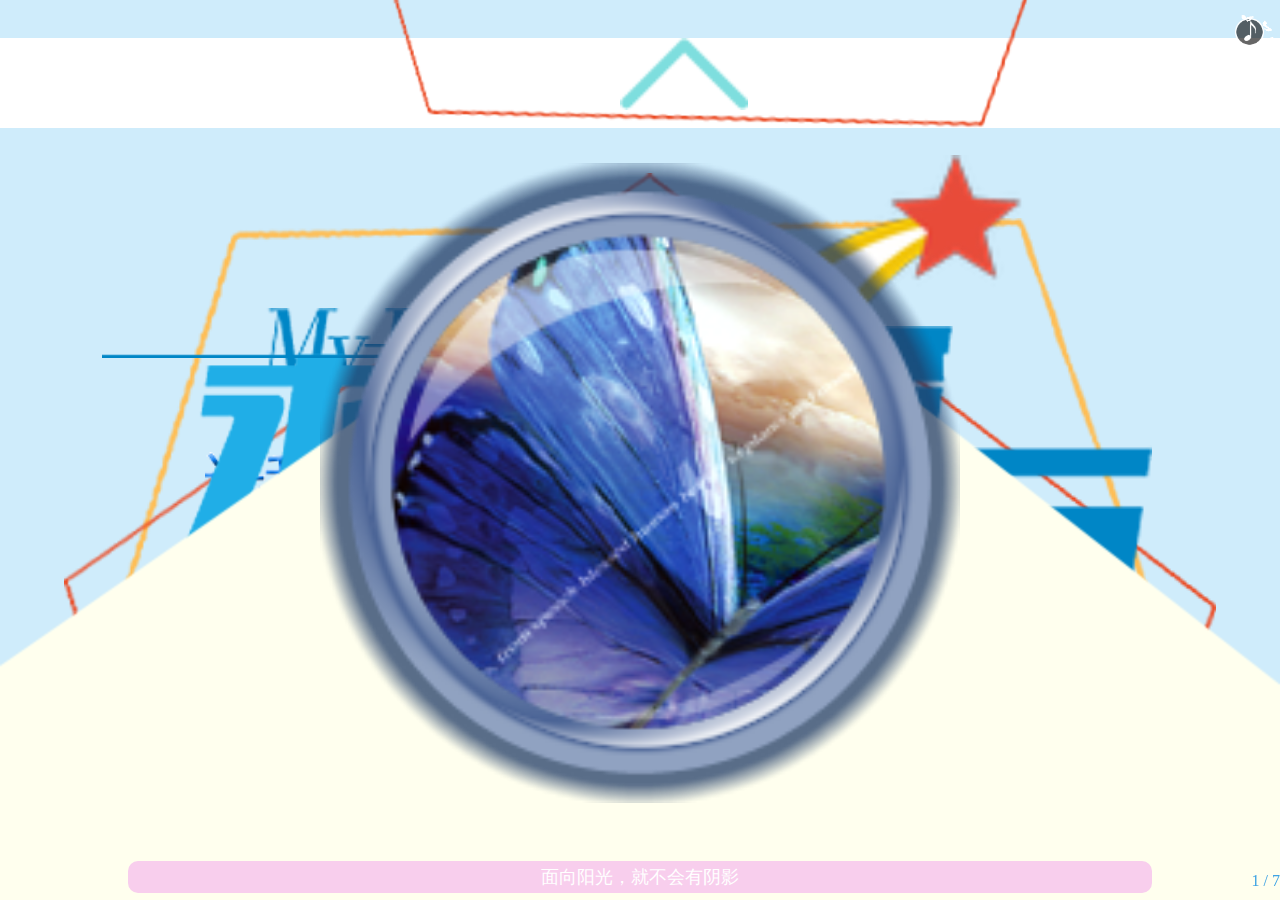
<file: index.html>
<!DOCTYPE html>
<html lang="en">

	<head>
		<meta charset="UTF-8">
		<title>我的主页</title>
		<meta name="viewport" content="width=device-width, maximum-scale=1.0, minimum-scale=1.0, user-scalable=1.0, initial-scale=1.0">
		<link rel="stylesheet" href="css/swiper-3.3.1.min.css">
		<link rel="stylesheet" href="css/animate.min.css">
		<script src="js/jquery-1.10.1.min.js"></script>
		<script src="js/swiper-3.3.1.jquery.min.js"></script>
		<script src="js/swiper.animate1.0.2.min.js"></script>
		<script src="js/index.js" type="text/javascript" charset="utf-8"></script>
		<style type="text/css">
			* {
				margin: 0;
			}
			
			body,
			html,
			.swiper-container {
				height: 100%;
				font-size: 16px;
				font-family: "microsoft yahei";
			}
			
			.swiper-wrapCon img {
				position: absolute;
				width: 100%;
			}
			
			.swiper-wrapCon {
				padding: 10% 0;
				background-color: #fff;
			}
			
			.swiper-pagination {
				text-align: right;
				color: #3ea3e4;
			}
			
			.slider-img {
				height: 90%;
				background: url(img/blue.png);
			}
			
			.slider-img-two {
				background: url(img/yellow.png);
			}
			
			.slider-img .one-img1 {
				top: 10%;
				left: 5%;
				width: 90%;
			}
			
			.slider-img .one-img2 {
				top: 5%;
				left: 5%;
				width: 90%;
			}
			
			.slider-img .one-img3 {
				top: 3%;
				right: 20%;
				width: 25%;
			}
			
			.slider-img .one-img4 {
				top: 20%;
				left: 20%;
				width: 30%;
			}
			
			.slider-img .one-img5 {
				top: 36%;
				left: 16%;
				width: 45%;
			}
			
			.slider-img .one-img6 {
				top: 25%;
				left: 14%;
				width: 36%;
			}
			
			.slider-img .one-img7 {
				top: 22%;
				left: 50%;
				width: 40%;
			}
			
			.slider-img .one-img8 {
				top: 24%;
				left: 8%;
				width: 40%;
			}
			
			.slider-img .bg {
				bottom: 8%;
				left: 0;
				width: 100%;
			}
			
			.slider-img .yuan {
				bottom: 25%;
				left: 25%;
				width: 50%;
			}
			
			.music-move {
				position: absolute;
				top: 0.5rem;
				right: 0;
				width: 3rem;
				height: 3rem;
				z-index: 100;
				background: url(img/move.gif);
				background-size: contain;
			}
			
			.music-img {
				position: fixed;
				width: 1.8rem;
				height: 1.8rem;
				top: 1.1rem;
				right: 1rem;
				z-index: 10;
			}
			
			@keyframes rotate {
				to {
					transform: rotate(360deg);
				}
			}
			
			.music-stop {
				animation: none;
			}
			
			.music-img img {
				width: 100%;
				animation: rotate 1.5s linear infinite;
			}
			
			.bottom-love {
				position: absolute;
				bottom: 15%;
				width: 100%;
				text-align: center;
				height: 2rem;
				line-height: 2rem;
				color: #fff;
				font-size: 1.1rem;
			}
			
			.bottom-love span {
				background-color: #f8ceed;
				width: 80%;
				display: inline-block;
				text-align: center;
				border-radius: 10px;
			}
			
			.slider-img .two-img1 {
				width: 60%;
				top: 3%;
				left: 2%;
			}
			
			.slider-img .two-img2 {
				width: 45%;
				top: 5%;
				left: 9%;
			}
			
			.slider-img-two .two-img3 {
				width: 51%;
				top: 0.5%;
				left: -1%;
			}
			
			.slider-img-two .two-img4 {
				width: 10%;
				left: 55%;
				top: 2%;
				animation: rotateP linear 1s infinite;
			}
			
			@keyframes rotateP {
				to {
					transform: rotate(360deg);
				}
			}
			
			.slider-img-two .two-img5 {
				top: 8%;
				width: 45%;
				right: 0;
			}
			
			.slider-img-two .two-img6 {
				top: 2%;
				width: 25%;
				left: 68%;
			}
			
			.slider-img-two .two-img7 {
				top: 5%;
				width: 30%;
				left: 68%;
			}
			
			.box-info {
				width: 35%;
				height: 100px;
				position: absolute;
				left: 67%;
				top: 12%;
				font-size: 1.1rem;
				line-height: 40px;
				color: rgb(45, 116, 156);
			}
			
			.slider-img-two .two-img8 {
				width: 70%;
				top: 35%;
				left: 4%;
			}
			
			.slider-img-two .two-img9 {
				width: 63%;
				top: 36.5%;
				left: 7.4%;
			}
			
			.box-info-jie {
				position: absolute;
				left: 20%;
				top: 40%;
				width: 38%;
				height: 140px;
				overflow-y: auto;
				font-size: 0.9rem;
				background-color: #fffdcf;
			}
			
			.box-info-jie em {
				color: #0082c0;
				font-weight: 900;
				font-style: normal;
			}
			
			.slider-img-two .two-img10 {
				width: 20%;
				top: 31%;
				left: 68%;
			}
			
			.slider-img-two .two-img11 {
				width: 60%;
				bottom: 10%;
				right: 0;
			}
			
			.slider-img-two .two-img12 {
				width: 5%;
				left: 89%;
				top: 47%;
			}
			
			.box-info-heart {
				position: absolute;
				top: 32%;
				left: 72%;
				width: 15%;
				font-size: 21px;
				color: #fff;
			}
			
			.slider-img-two .two-img13 {
				width: 25%;
				left: 10%;
				top: 73%;
			}
			
			.box-info-ren {
				position: absolute;
				top: 75%;
				left: 16%;
				width: 15%;
				font-size: 21px;
				color: #fff;
			}
			
			.slider-img-two .two-img14 {
				left: 56.5%;
				top: 62.5%;
				width: 34%;
			}
			
			.box-info-say {
				position: absolute;
				top: 67%;
				left: 63%;
				font-size: 21px;
				color: #fff;
				width: 17%;
			}
			
			.slider-img .san-white {
				top: 90%;
				left: 50%;
				width: 10%;
				margin-left: -20px;
				animation: moveUp linear 1s infinite;
			}
			
			@keyframes moveUp {
				from {
					top: 90%;
				}
				to {
					top: 87%;
					opacity: 0.2;
					filter: alpha(opacity=20);
				}
			}
			
			.slider-img-three .three-img1 {
				top: 0;
			}
			
			.slider-img-three .three-img2 {
				top: -5%;
				width: 55%;
				left: 17%;
			}
			
			.slider-img-three .three-img3 {
				top: 2%;
				width: 40%;
				left: 20%;
			}
			
			.slider-img-three .lineleft {
				top: 5%;
				width: 55%;
				left: 0;
			}
			
			.slider-img-three .lineright {
				top: 20%;
				width: 55%;
				left: 40%;
			}
			
			.slider-img-three .jingyan {
				top: 9%;
				width: 37%;
				left: 47%;
			}
			
			.slider-img-three .work {
				top: 6%;
				width: 34%;
				left: 15%;
			}
			
			.slider-img-three .shuxian {
				bottom: 0;
				width: 0.74%;
				left: 48%;
			}
			
			.slider-img-three .samedot {
				width: 41%;
			}
			
			.slider-img-three .hengDot {
				top: 30%;
				left: 9%;
			}
			
			.slider-img-three .hengDot1 {
				top: 40%;
				left: 47%;
			}
			
			.slider-img-three .hengDot2 {
				top: 58%;
				left: 9%;
			}
			
			.slider-img-three .hengDot3 {
				top: 70%;
				left: 47%;
			}
			
			.three-box1 {
				position: absolute;
				top: 32%;
				width: 44%;
				left: 3%;
				color: rgba(0, 0, 0, 0.7);
			}
			
			.three-box1 .jingyan-time {
				top: -20%;
				left: 20%;
				position: absolute;
			}
			
			.colorweight {
				color: #006CCC;
				font-weight: 900;
			}
			
			.three-box2 {
				position: absolute;
				left: 50%;
				top: 37.5%;
				line-height: 1.5rem;
				width: 44%;
				color: rgba(0, 0, 0, 0.7);
			}
			
			.three-box3 {
				position: absolute;
				top: 60%;
				width: 44%;
				left: 4%;
				color: rgba(0, 0, 0, 0.7);
			}
			
			.three-box3 .jingyan-time {
				left: 20%;
				top: -35%;
				position: absolute;
			}
			
			.three-box4 {
				position: absolute;
				top: 71.5%;
				left: 50%;
				color: rgba(0, 0, 0, 0.7);
			}
			
			.three-box4 .jingyan-time {
				top: -24%;
				position: absolute;
				left: 0;
			}
			
			.slider-img-four .four-line {
				width: 50%;
				left: 0;
				top: 0;
			}
			
			.slider-img-four {
				background: url(img/yellow.png);
			}
			
			.slider-img-four .one-img1 {
				width: 83%;
				left: 15%;
				top: 2%;
			}
			
			.slider-img-four .one-img2 {
				width: 22%;
				left: 40%;
				top: 25%;
				animation: rotate linear 5s infinite;
			}
			
			.slider-img-four .five-rotate1 {
				width: 90%;
				left: 9%;
			}
			
			.slider-img-four .four-blue {
				width: 80%;
				left: 15%;
				top: -2%;
			}
			
			.slider-img-four .four-zhuanye {
				top: 2%;
				left: 14%;
				width: 32%;
			}
			
			.slider-img-four .four-nengli {
				top: 10%;
				left: 42%;
				width: 30%;
			}
			
			.slider-img-four .zyEnglish {
				top: 13%;
				left: 4%;
				width: 40%;
			}
			
			.slider-img-four .textsame {
				color: #0596c5;
				left: 5%;
				right: 5%;
			}
			
			.slider-img-four .four-text1 {
				position: absolute;
				top: 45%;
			}
			
			.slider-img-four .four-text2 {
				position: absolute;
				top: 53%;
			}
			
			.slider-img-four .four-text3 {
				position: absolute;
				top: 61%;
			}
			
			.slider-img-four .four-text4 {
				position: absolute;
				top: 69%;
			}
			
			.slider-img-four .four-text5 {
				position: absolute;
				top: 77%;
			}
			
			.slider-img-five .green {
				top: 50%;
				left: 34%;
				width: 30%;
			}
			
			.slider-img-five .orange {
				top: 70%;
				left: 14%;
				width: 30%;
			}
			
			.slider-img-five .shenghong {
				top: 70%;
				left: 54%;
				width: 30%;
			}
			
			.slider-img-five .yixiang1 {
				top: 55%;
				left: 36%;
				width: 30%;
				z-index: 10;
				color: #fff;
			}
			
			.slider-img-five .yixiang2 {
				top: 75%;
				left: 16%;
				width: 30%;
				z-index: 10;
				color: #fff;
			}
			
			.slider-img-five .yixiang3 {
				top: 75%;
				left: 56%;
				width: 30%;
				z-index: 10;
				color: #fff;
			}
			
			.slider-img-five .fivelogo {
				top: 30%;
				width: 50%;
				left: 40%;
				transform: skewY(-10deg);
			}
			
			.slider-img-six .jiaoyu {
				left: 20%;
				width: 40%;
				top: 10%;
			}
			
			.slider-img-six .beijing {
				left: 57%;
				width: 30%;
				top: 20%;
			}
			
			.slider-img-six .line {
				left: 0;
				width: 57%;
				top: 25%;
			}
			
			.slider-img-six .line1 {
				left: 55%;
				width: 57%;
				top: 17%;
			}
			
			.slider-img-six .textsame {
				padding-top: 9%;
			}
			
			.slider-img-six strong {
				color: rgb(1, 112, 201);
			}
			
			.slider-img-seven {
				background: url(img/blue.png);
			}
			
			.slider-img-seven .top-bg {
				top: 0;
			}
			
			.slider-img-seven .fiveblue {
				top: 4%;
				width: 70%;
				left: 21%;
				animation: rotate ease 3s infinite;
			}
			
			.slider-img-seven .lianxi {
				width: 26%;
				top: 14%;
				left: 28%;
			}
			
			.slider-img-seven .lianxiEng {
				width: 50%;
				top: 24%;
				right: 0;
			}
			
			.slider-img-seven .line1 {
				width: 60%;
				top: 23%;
				left: 40%;
			}
			
			.slider-img-seven .blue-me {
				font-size: 3rem;
				color: #0373f4;
				position: absolute;
				top: 15%;
				left: 53%;
				font-weight: 900;
				font-family: "宋体";
				font-style: italic;
			}
			
			.slider-img-seven .textsame {
				color: #fff;
				background-color: rgba(0, 0, 0, 0.4);
				text-align: center;
				border-radius: 5px;
			}
			
			.slider-img-seven .four-text1 {
				top: 70%;
			}
			
			.slider-img-seven .four-text2 {
				top: 74%;
			}
			
			.slider-img-seven .four-text3 {
				top: 78%;
			}
			
			.slider-img-seven .four-text4 {
				top: 82%;
			}
			
			.slider-img-seven .myweixin {
				top: 48%;
				position: absolute;
				width: 100%;
				text-align: center;
				background-color: none;
			}
			
			.slider-img-seven .myweixin img {
				width: 35%;
				position: static;
			}
		</style>
	</head>

	<body>
		<section>
			<div class="music-move"></div>
			<div class="music-img">
				<img class="music-btn" src="img/music.png" alt="" />
			</div>
			<audio id="music-audio" src="audio/audio.mp3" class="audio" loop="true" autoplay="autoplay" preload="">
			</audio>

		</section>
		<div class="swiper-container">
			<div class="swiper-wrapper swiper-wrapCon">
				<div class="swiper-slide slider1">
					<div class="slider-img">
						<img src="img/five1.png" class="one-img1 ani bg" swiper-animate-effect="rotateIn" swiper-animate-duration="2s" swiper-animate-delay="2.8s" alt="">
						<img class="ani one-img2" swiper-animate-effect="rotateIn" swiper-animate-duration=".6s" src="img/five2.png" class="five-rotate" alt="">
						<img class="ani one-img3" swiper-animate-effect="bounceInRight" swiper-animate-duration="1s" swiper-animate-delay="2s" src="img/icon2.png" alt="">
						<img class="ani one-img4" swiper-animate-effect="bounceInLeft" swiper-animate-duration="1s" swiper-animate-delay="1.5s" src="img/myresume.png" alt="">
						<img class="ani one-img5" swiper-animate-effect="bounceInRight" swiper-animate-duration="1s" swiper-animate-delay="1.5s" src="img/panel1-word.png" alt="">
						<img class="ani one-img6" swiper-animate-effect="bounceInLeft" swiper-animate-duration="1s" swiper-animate-delay="0.6s" src="img/panel1-qiuzhi.png" alt="">
						<img class="ani one-img7" swiper-animate-effect="bounceInRight" swiper-animate-duration="1s" swiper-animate-delay="0.6s" src="img/panel1-jianli.png" alt="">
						<img class="ani one-img8" swiper-animate-effect="bounceInLeft" swiper-animate-duration="1s" swiper-animate-delay="2s" src="img/panel1-line.png" alt="">
						<img class="ani bg" swiper-animate-effect="zoomIn" swiper-animate-duration="0.2s" swiper-animate-delay="3s" src="img/panel1-bg.png" alt="">
						<img src="img/yuan.png" alt="" class="ani yuan" swiper-animate-effect="zoomIn" swiper-animate-duration="1s" swiper-animate-delay="2s">
						<div class="bottom-love ani" swiper-animate-effect="zoomIn" swiper-animate-duration="1s" swiper-animate-delay="2.5s"><span>面向阳光，就不会有阴影</span></div>
						<img class="san-white" src="img/3.png" alt="" />
					</div>
				</div>
				<div class="swiper-slide slider1">
					<div class="slider-img slider-img-two">
						<img src="img/two-pur.png" alt="" class="two-img1 ani" swiper-animate-effect="zoomIn" swiper-animate-duration="1s">
						<img class="two-img2 ani" src="img/qtww.png" swiper-animate-effect="zoomIn" swiper-animate-duration="1s" swiper-animate-delay="1s" alt="" />
						<img src="img/two-line4.png" alt="" class="two-img3 ani" swiper-animate-effect="fadeInLeft" swiper-animate-duration="1s" swiper-animate-delay="1.5s">
						<img src="img/two-pink.png" alt="" class="two-img4">
						<img src="img/two-line5.png" alt="" class="two-img5 ani" swiper-animate-effect="fadeInLeft" swiper-animate-duration="1.5s" swiper-animate-delay="3s">
						<img src="img/two-img1.png" alt="" class="two-img6 ani" swiper-animate-effect="fadeInRight" swiper-animate-duration="1s" swiper-animate-delay="3s">
						<img src="img/two-img2.png" alt="" class="two-img7 ani" swiper-animate-effect="fadeInRight" swiper-animate-duration="1s" swiper-animate-delay="3s">
						<div class="box-info ani" swiper-animate-effect="fadeInRight" swiper-animate-duration="0.7s" swiper-animate-delay="3s">
							<div>姓名:杨金苹</div>
							<div>性别:女</div>
							<div>年龄:22</div>
						</div>
						<img src="img/fiveblue.png" alt="" class="two-img8 ani" swiper-animate-effect="rotateIn" swiper-animate-duration="0.7s" swiper-animate-delay="2.5s">
						<img src="img/fiveblue.png" alt="" class="two-img9 ani" swiper-animate-effect="rotateIn" swiper-animate-duration="1s" swiper-animate-delay="2.8s">
						<div class="box-info-jie ani" swiper-animate-effect="fadeInLeft" swiper-animate-duration="1s" swiper-animate-delay="2s">
							<span><em>*_*</em>个人简介:主要做前端开发</span>
							<span>本人有着2年的前端开发经验，我喜欢前端开发这个工作，并能熟练使用HTML、CSS、Javascript，
            		通过使用HTML5、CSS3、jQuery等实现页面开发，在工作中我会竭尽所能得把每项工作做好。有较好的沟通交流与学习能力。</span>

						</div>
						<img src="img/two-or.png" alt="" class="two-img10 ani" swiper-animate-effect="bounceInUp" swiper-animate-duration="1.5s" swiper-animate-delay="3.5s">
						<img src="img/two-line1.png" alt="" class="two-img11 ani" swiper-animate-effect="fadeInRight" swiper-animate-duration="1s" swiper-animate-delay="1.8s">
						<img src="img/two-blue.png" alt="" class="two-img12 ani" swiper-animate-effect="bounceInUp" swiper-animate-duration="1.5s" swiper-animate-delay="3.5s">
						<div class="box-info-heart ani" swiper-animate-effect="zoomIn" swiper-animate-duration="1s" swiper-animate-delay="4s">专心致志</div>
						<img src="img/two-ligntblue.png" alt="" class="two-img13 ani" swiper-animate-effect="bounceInUp" swiper-animate-duration="1.5s" swiper-animate-delay="3.5s">
						<div class="box-info-ren ani" swiper-animate-effect="zoomIn" swiper-animate-duration="1s" swiper-animate-delay="4s">认真勤奋</div>
						<img src="img/two-green.png" alt="" class="two-img14 ani" swiper-animate-effect="bounceInUp" swiper-animate-duration="1.5s" swiper-animate-delay="3.5s">
						<div class="box-info-say ani" swiper-animate-effect="zoomIn" swiper-animate-duration="1s" swiper-animate-delay="4s">爱沟通爱前端</div>
						<img class="san-white" src="img/3.png" alt="" />
					</div>
				</div>

				<div class="swiper-slide slider1">
					<div class="slider-img slider-img-four slider-img-six">
						<img src="img/two-line4.png" class="four-line ani" swiper-animate-effect="zoomIn" swiper-animate-duration="1s" alt="" />
						<img src="img/five1.png" class="one-img1 bg ani" swiper-animate-effect="rotateInDownLeft" swiper-animate-duration="1s" swiper-animate-delay="0.5s" alt="">
						<img class="four-blue ani" swiper-animate-effect="rotateInDownRight" swiper-animate-duration="1s" src="img/five2.png" swiper-animate-delay="1.5s" alt="">
						<img class="san-white" src="img/3.png" alt="" />
						<img src="img/jiaoyu.png" class="jiaoyu ani" swiper-animate-effect="bounceInLeft" swiper-animate-duration="1s" swiper-animate-delay="3s" alt="" />
						<img src="img/beijing.png" class="beijing ani" swiper-animate-effect="bounceInRight" swiper-animate-duration="1s" swiper-animate-delay="3s" alt="" />
						<img src="img/panel1-line.png" class="line ani" swiper-animate-effect="fadeInLeft" swiper-animate-duration="1.5s" swiper-animate-delay="2s" alt="" />
						<img src="img/three-line.png" class="line1 ani" swiper-animate-effect="fadeInRight" swiper-animate-duration="1.5s" swiper-animate-delay="2.5s" alt="" />
						<div class="four-text1 textsame ani" swiper-animate-effect="fadeInLeft" swiper-animate-duration="1.5s" swiper-animate-delay="3.4s">
							<strong>毕业院校:</strong>&nbsp;河南工程学院
						</div>
						<div class="four-text2 textsame ani" swiper-animate-effect="fadeInLeft" swiper-animate-duration="1.5s" swiper-animate-delay="4s">
							<strong>专业:</strong>&nbsp;软件工程
						</div>
						<div class="four-text3 textsame ani" swiper-animate-effect="fadeInLeft" swiper-animate-duration="1.5s" swiper-animate-delay="4.6s">
							<strong>在校收获:</strong>&nbsp;在学校学习了有关计算机的专业知识，收获很多。
						</div>
						<div class="four-text4 textsame ani" swiper-animate-effect="fadeInLeft" swiper-animate-duration="1.5s" swiper-animate-delay="5.2s">
							<strong>在校活动&获奖:</strong>&nbsp;获三好学生、优秀团员、国家励志奖学金。
						</div>
					</div>
				</div>

				<div class="swiper-slide slider1">
					<div class="slider-img slider-img-three">
						<img src="img/three-top.png" alt="" class="three-img1 ani" swiper-animate-effect="fadeInDown" swiper-animate-duration="1s">
						<img src="img/three-wang.png" alt="" class="three-img2 ani" swiper-animate-effect="bounceInDown" swiper-animate-duration="1s" swiper-animate-delay="1.5s">
						<img src="img/three-English.png" alt="" class="three-img3 ani" swiper-animate-effect="rollIn" swiper-animate-duration="1s" swiper-animate-delay="2.5s">
						<img class="lineleft ani" src="img/panel1-line.png" alt="" swiper-animate-effect="fadeInLeft" swiper-animate-duration="1s" swiper-animate-delay="2s" />
						<img class="lineright ani" src="img/three-line.png" alt="" swiper-animate-effect="fadeInRight" swiper-animate-duration="1s" swiper-animate-delay="2s" />
						<img class="ani work" swiper-animate-effect="bounceInLeft" swiper-animate-duration="1s" swiper-animate-delay="1s" src="img/three-work.png" alt="">
						<img class="ani jingyan" swiper-animate-effect="bounceInRight" swiper-animate-duration="1s" swiper-animate-delay="1s" src="img/three-jingyan.png" alt="">
						<img class="ani shuxian" swiper-animate-effect="zoomIn" swiper-animate-duration="0.5s" swiper-animate-delay="3s" src="img/three-shuxian.png" alt="">
						<img src="img/three-zong.png" alt="" class="hengDot samedot ani" swiper-animate-effect="bounceIn" swiper-animate-duration="1.4s" swiper-animate-delay="3.5s">
						<img src="img/three-zongfan.png" alt="" class="hengDot1 samedot ani" swiper-animate-effect="bounceIn" swiper-animate-duration="1s" swiper-animate-delay="4s">
						<img src="img/three-zong.png" alt="" class="hengDot2 samedot ani" swiper-animate-effect="bounceIn" swiper-animate-duration="1s" swiper-animate-delay="4.5s">
						<img src="img/three-zongfan.png" alt="" class="hengDot3 samedot ani" swiper-animate-effect="bounceIn" swiper-animate-duration="1s" swiper-animate-delay="5s">
						<img class="san-white" src="img/3.png" alt="" />
						<div class="three-box1 ani" swiper-animate-effect="bounceIn" swiper-animate-duration="1.4s" swiper-animate-delay="3.5s">
							<div class="jingyan-time colorweight">2014年</div>
							<div class="jingyan-con">1.在学校跟着老师做项目:学生信息管理系统</div>
							<div class="jingyan-text">2.用自己所学的web前端语言、数据库SQL Sever等相关知识</div>
							<div class="jingyan-text">3.学习HTML、PS、flash等多媒体应用</div>
						</div>
						<div class="three-box2 ani" swiper-animate-effect="bounceIn" swiper-animate-duration="1s" swiper-animate-delay="4s">
							<div class="jingyan-time colorweight">2015-2016</div>
							<div class="jingyan-con">上海亿用信息科技有限公司</div>
							<div class="jingyan-text">主要从事网页设计、网页静态页面代码的编写以及与其他技术人员合作完成项目。</div>
						</div>
						<div class="three-box4 ani" swiper-animate-effect="bounceIn" swiper-animate-duration="1s" swiper-animate-delay="5s">
							<div class="jingyan-time colorweight">2015.10-2016.9</div>
							<div class="jingyan-con">上海谋乐网络科技有限公司</div>
							<div class="jingyan-text">主要从事编写代码、效果实现和后台数据交互等工作。</div>
						</div>
					</div>
				</div>

				<div class="swiper-slide slider1">
					<div class="slider-img slider-img-four">
						<img src="img/two-line4.png" class="four-line ani" swiper-animate-effect="zoomIn" swiper-animate-duration="1s" alt="" />
						<img src="img/five1.png" class="one-img1 bg ani" swiper-animate-effect="rotateInDownLeft" swiper-animate-duration="1.5s" swiper-animate-delay="0.5s" alt="">
						<img class="one-img2">
						<img class="four-blue  ani" swiper-animate-effect="rotateInDownRight" swiper-animate-duration="1.5s" src="img/five2.png" swiper-animate-delay="1.5s" alt="">
						<img class="san-white" src="img/3.png" alt="" />
						<img src="img/zhuanye.png" class="four-zhuanye ani" swiper-animate-effect="bounceInLeft" swiper-animate-duration="1.5s" swiper-animate-delay="2s" alt="" />
						<img src="img/nengli.png" class="four-nengli ani" swiper-animate-effect="bounceInRight" swiper-animate-duration="1.5s" swiper-animate-delay="2s" alt="" />
						<img src="img/zyEnglish.png" class="zyEnglish ani" swiper-animate-effect="fadeInLeft" swiper-animate-duration="1.5s" swiper-animate-delay="2s" alt="" />
						<div class="four-text1 textsame ani" swiper-animate-effect="fadeInLeft" swiper-animate-duration="1.5s" swiper-animate-delay="2.8s">
							--熟练使用:HTML5、CSS3、jQuery等语言编写程序代码
						</div>
						<div class="four-text2 textsame ani" swiper-animate-effect="fadeInLeft" swiper-animate-duration="1.5s" swiper-animate-delay="3.6s">
							--掌握:JSON、AJAX、XML等数据语言，用弹性布局做移动开发
						</div>
						<div class="four-text3 textsame ani" swiper-animate-effect="fadeInLeft" swiper-animate-duration="1.5s" swiper-animate-delay="4.4s">
							--技能:会Photoshop软件，会用版本管理工具
						</div>
						<div class="four-text4 textsame ani" swiper-animate-effect="fadeInLeft" swiper-animate-duration="1.5s" swiper-animate-delay="5.2s">
							--框架:熟练运用bootstrap框架，对sass、zepto、React、Angular框架有一定的了解
						</div>
						<div class="four-text5 textsame ani" swiper-animate-effect="fadeInLeft" swiper-animate-duration="1.5s" swiper-animate-delay="6s">
							--其他能力:有较好的沟通交流、与团队协作的能力以及很好的学习、自学能力。
						</div>

					</div>
				</div>

				<div class="swiper-slide slider1">
					<div class="slider-img slider-img-four slider-img-five">
						<img src="img/two-line4.png" class="four-line ani" swiper-animate-effect="zoomIn" swiper-animate-duration="1s" alt="" />
						<img src="img/five1.png" class="one-img1 bg ani" swiper-animate-effect="rotateInDownLeft" swiper-animate-duration="1s" swiper-animate-delay="0.5s" alt="">
						<img class="four-blue ani" swiper-animate-effect="rotateInDownRight" swiper-animate-duration="1s" src="img/five2.png" swiper-animate-delay="1.5s" alt="">
						<img class="san-white" src="img/3.png" alt="" />
						<img src="img/qiuzhi.png" class="four-zhuanye ani" swiper-animate-effect="bounceInLeft" swiper-animate-duration="1s" swiper-animate-delay="2s" alt="" />
						<img src="img/yiixang.png" class="four-nengli ani" swiper-animate-effect="bounceInRight" swiper-animate-duration="1s" swiper-animate-delay="2s" alt="" />
						<img src="img/qzyxEng.png" class="zyEnglish ani" swiper-animate-effect="fadeInLeft" swiper-animate-duration="1.5s" swiper-animate-delay="2s" alt="" />
						<img src="img/fivelogo.png" class="fivelogo ani" swiper-animate-effect="bounceInUp" swiper-animate-duration="2s" swiper-animate-delay="3s" alt="" />
						<div class="four-text1 yixiang1 textsame ani" swiper-animate-effect="fadeInLeft" swiper-animate-duration="1s" swiper-animate-delay="3.5s">
							web前端开发
						</div>
						<div class="four-text2 yixiang2 textsame ani" swiper-animate-effect="fadeInLeft" swiper-animate-duration="1s" swiper-animate-delay="4s">
							前端移动开发
						</div>
						<div class="four-text3 yixiang3 textsame ani" swiper-animate-effect="fadeInLeft" swiper-animate-duration="1s" swiper-animate-delay="4.5s">
							Html5、CSS3
						</div>
						<img src="img/green.png" class="green ani" swiper-animate-effect="bounceIn" swiper-animate-duration="1.4s" swiper-animate-delay="2.5s" alt="" />
						<img src="img/two-or.png" class="orange ani" swiper-animate-effect="bounceIn" swiper-animate-duration="1.4s" swiper-animate-delay="2.5s" alt="" alt="" />
						<img src="img/shenghong.png" class="shenghong ani" swiper-animate-effect="bounceIn" swiper-animate-duration="1.4s" swiper-animate-delay="2.5s" alt="" alt="" />
					</div>
				</div>

				<div class="swiper-slide slider1">
					<div class="slider-img slider-img-four slider-img-seven">
						<img src="img/top-bg.png" class="top-bg ani" swiper-animate-effect="fadeInDown" swiper-animate-duration="1s" alt="" />
						<img src="img/two-line4.png" class="four-line ani" swiper-animate-effect="zoomIn" swiper-animate-duration="1s" swiper-animate-delay="1s" alt="" />
						<img src="img/five1.png" class="one-img1 bg ani" swiper-animate-effect="rotateInDownLeft" swiper-animate-duration="1s" swiper-animate-delay="1.5s" alt="">
						<img class="four-blue fiveblue" src="img/five2.png" alt="">
						<img class="san-white" src="img/3.png" alt="" />
						<img src="img/lianxi.png" class="lianxi ani" swiper-animate-effect="bounceInRight" swiper-animate-duration="1s" swiper-animate-delay="2s" alt="" />
						<img src="img/lianxiEng.png" class="lianxiEng ani" swiper-animate-effect="bounceInRight" swiper-animate-duration="1s" swiper-animate-delay="2.5s" alt="" />
						<img src="img/three-line.png" class="line1 ani" swiper-animate-effect="fadeInUp" swiper-animate-duration="1.5s" swiper-animate-delay="3s" alt="" />
						<span class="blue-me ani" swiper-animate-effect="bounceIn" swiper-animate-duration="2s" swiper-animate-delay="3s">我</span>
						<div class="myweixin ani" swiper-animate-effect="zoomIn" swiper-animate-duration="1s" swiper-animate-delay="3.5s">
							<img src="img/weixin.png" alt="" />
						</div>
						<div class="four-text1 textsame ani" swiper-animate-effect="fadeInLeft" swiper-animate-duration="1.5s" swiper-animate-delay="2.8s">
							电话:&nbsp;15138679440
						</div>
						<div class="four-text2 textsame ani" swiper-animate-effect="fadeInLeft" swiper-animate-duration="1.5s" swiper-animate-delay="3.6s">
							QQ:&nbsp;1728483517
						</div>
						<div class="four-text3 textsame ani" swiper-animate-effect="fadeInLeft" swiper-animate-duration="1.5s" swiper-animate-delay="4.4s">
							微信:&nbsp;ping1728483517
						</div>
						<div class="four-text4 textsame ani" swiper-animate-effect="fadeInLeft" swiper-animate-duration="1.5s" swiper-animate-delay="5.2s">
							邮箱:&nbsp;yangjinpingchn@163.com
						</div>
					</div>
				</div>

			</div>

			<div class="swiper-pagination"></div>
		</div>
	</body>

</html>
</file>
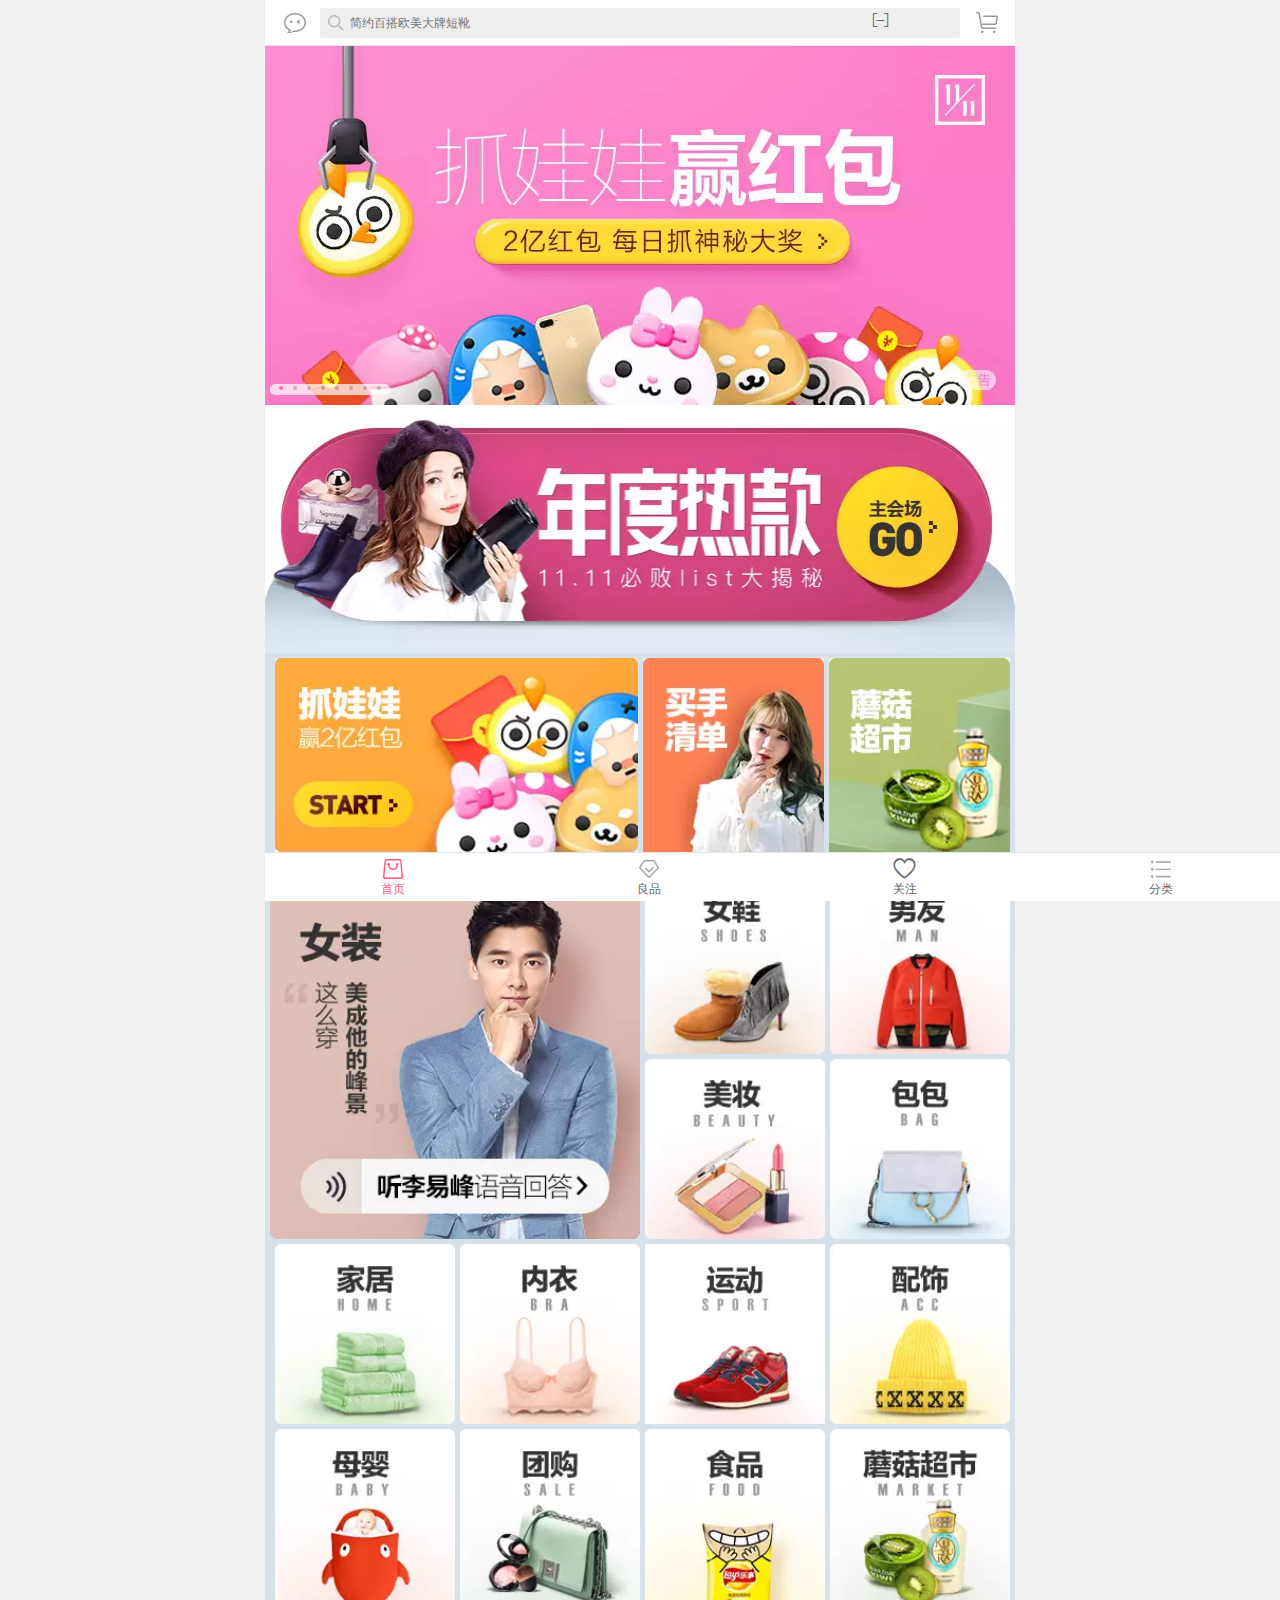
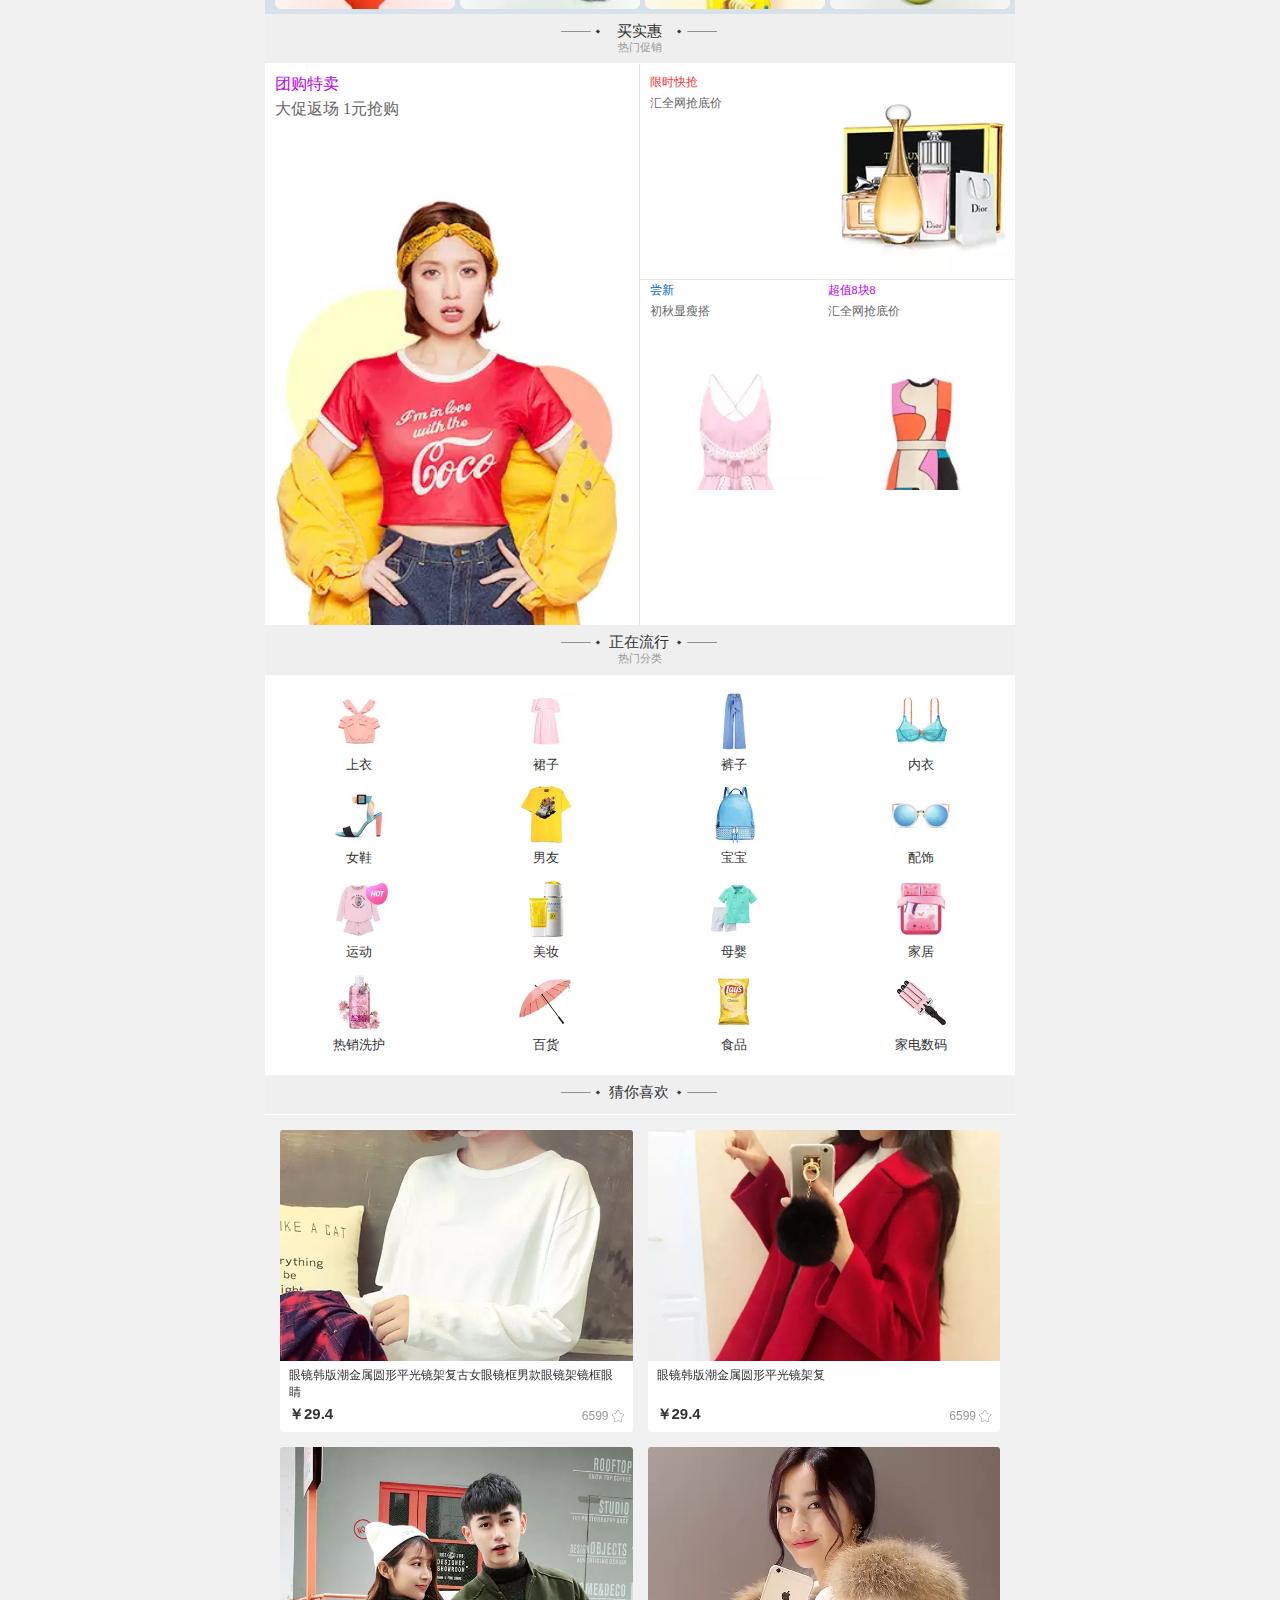
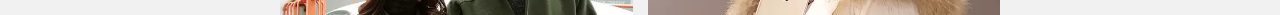
<file: mogujie/html/index.html>
<!DOCTYPE html>
<html>
	<head>
		<meta charset="UTF-8">
		<title>蘑菇街</title>
		<meta name="viewport" content="width=device-width, minimum-scale=1.0, maximum-scale=1.0,initial-scale=1.0, user-scalable=no"/>
	     <link rel="stylesheet" type="text/css" href="../css/index.css"/>
	     <link rel="stylesheet" type="text/css" href="../css/swiper-3.3.1.min.css"/>
	     <script src="../js/jquery-1.11.0.js" type="text/javascript" charset="utf-8"></script> 
	     <script type="text/javascript" src="../js/common.js"></script>
	     <script src="../js/iscroll.js"></script>
	     <script src="../js/index.js" type="text/javascript" charset="utf-8"></script>
	     <script src="../js/swiper-3.3.1.jquery.min.js" type="text/javascript" charset="utf-8"></script>
	      
	</head>
	<body>
	<div class="container">
		
		<div class="in-wrap-con">
			<header>
				<div class="header-con w100">
					<div class="search-con w100">
						<div class="search-bar">
							<a class="wei-talk" href="javascript:;"></a>
							<a href="barcode_scan.html"><i class="iconfont er-Code">&#xe601;</i></a>
							<form class="form-one"><input type="text" name="" class="search-input" placeholder="简约百搭欧美大牌短靴 "/></form>
							<ul class="search-ul">
								
							</ul>
							<a class="hea-car" href="javascript:;"></a> 
						</div>
					</div>
				</div>
			</header>
			<div class="banner-box"> 
				<div class="swiper-container myswiper-banner">
				    <div class="swiper-wrapper">
				        <div class="swiper-slide slide-one"><img src="../img/banner1.webp" alt="" /></div>
				        <div class="swiper-slide slide-one"><img src="../img/banner2.webp" alt="" /></div>
				        <div class="swiper-slide slide-one"><img src="../img/banner3.webp" alt="" /></div>
				        <div class="swiper-slide slide-one"><img src="../img/banner4.webp" alt="" /></div>
				        <div class="swiper-slide slide-one"><img src="../img/banner5.webp" alt="" /></div>
				        <div class="swiper-slide slide-one"><img src="../img/banner6.webp" alt="" /></div>
				        <div class="swiper-slide slide-one"><img src="../img/banner7.webp" alt="" /></div>
				        <div class="swiper-slide slide-one"><img src="../img/banner8.webp" alt="" /></div>
				    </div>
				    <div class="swiper-pagination myfen1"></div>
				</div>
			</div>
		    <div class="goods-image-box">
		     	<div class="g-img-con w100">
		     		<a href="javascript:;">
		     			<img src="../img/img1.webp" alt="" />
		     		</a>
		     	</div>
		    </div>
		    <div class="goods-image-box">
		    	<div class="w100 goods-con">
		    		<div class="wrap-g-main">
		    			<a href="javascript:;">
		    				<div class="div1">
		    					<img src="../img/floor-img1.webp" alt="" />
		    				</div>
		    			</a>
		    			<a href="javascript:;">
		    				<div class="div2">
		    					<img src="../img/floor-img2.webp" alt="" />
		    				</div>
		    			</a>
		    			<a href="javascript:;">
		    				<div class="div2">
		    					<img src="../img/floor-img3.webp" alt="" />
		    				</div>
		    			</a>
		    		</div>
		    	</div>
		    </div>
		    <div class="goods-image-box floor-box1">
		    	<div class="w100 goods-con">
		    		<div class="floor-box1-con">
		    			<a href="javascript:;" class="a50">
		    				<div class="div1">
		    					<img src="../img/floor-img4.webp" alt="" />
		    				</div>
		    			</a>
		    			<a href="javascript:;" class="a25">
		    				<div class="div2">
		    					<img src="../img/floor-img5.webp" alt="" />
		    					<img class="a-img-top" src="../img/floor-img6.webp" alt="" />
		    				</div>
		    			</a>
		    			<a href="javascript:;" class="a25">
		    				<div class="div2">
		    					<img src="../img/floor-img7.webp" alt="" />
		    					<img class="a-img-top" src="../img/floor-img8.webp" alt="" />
		    				</div>
		    			</a>
		    			<a href="javascript:;" class="a25">
		    				<div class="div2">
		    					<img src="../img/floor-img9.webp" alt="" />
		    				</div>
		    			</a>
		    			<a href="javascript:;" class="a25">
		    				<div class="div2">
		    					<img src="../img/floor-img10.webp" alt="" />
		    				</div>
		    			</a>
		    				<a href="javascript:;" class="a25">
		    				<div class="div2">
		    					<img src="../img/floor-img11.webp" alt="" />
		    				</div>
		    			</a>
		    			<a href="javascript:;" class="a25">
		    				<div class="div2">
		    					<img src="../img/floor-img12.webp" alt="" />
		    				</div>
		    			</a>
		    			<a href="javascript:;" class="a25">
		    				<div class="div2">
		    					<img src="../img/floor-img13.webp" alt="" />
		    				</div>
		    			</a>
		    			<a href="javascript:;" class="a25">
		    				<div class="div2">
		    					<img src="../img/floor-img14.webp" alt="" />
		    				</div>
		    			</a>
		    				<a href="javascript:;" class="a25">
		    				<div class="div2">
		    					<img src="../img/floor-img15.webp" alt="" />
		    				</div>
		    			</a>
		    				<a href="javascript:;" class="a25">
		    				<div class="div2">
		    					<img src="../img/floor-img16.webp" alt="" />
		    				</div>
		    			</a>
		    		</div>
		    	</div>
		    </div>
           	<div>
           		<div>
           			<div class="floor-title-con w100">
           				<div class="g-title-top">
           			买实惠
           				</div>
           				<div class="g-title-bot">
                                   热门促销
           				</div>
           			</div>
           		</div>
           	</div>	    
		    <div class="goods-image-box floor-box2  floor-box1">
		    	<div class="w100 goods-con">
		    		<div class="floor-box1-con">
		    			<a href="javascript:;" class="col_1 a50">
		    				<div class="div1">
		    					<div class="title-box"><div class="title-detail-t">团购特卖</div>
		    					<div class="title-detail-b">大促返场 1元抢购</div>
		    					</div>
		    					<img src="../img/floor-img17.webp" alt="" />
		    				</div>
		    			</a>
		    			<a href="javascript:;" class="a50">
		    				<div class="div2">
		    				   <div class="title-box1"><div class="title-detail-t red">限时快抢</div>
		    					<div class="title-detail-b">汇全网抢底价</div>
		    					</div>
		    					 <div class="title-box2"><div class="title-detail-t blue">尝新</div>
		    					<div class="title-detail-b">初秋显瘦搭</div>
		    					</div>
		    					 <div class="title-box3"><div class="title-detail-t red">超值8块8</div>
		    					<div class="title-detail-b">汇全网抢底价</div>
		    					</div>
		    					<img class="a-img-top border-bottom" src="../img/floor-img18.webp" alt="" />
		    					<img class="a50 fl" src="../img/floor-img19.webp" alt="" />
		    					<img class="a50 fl" src="../img/floor-img20.webp" alt="" />
		    				</div>
		    			</a>
		    		</div>
		    	</div>
		    </div>
            <div>
           		<div>
           			<div class="floor-title-con w100">
           				<div class="g-title-top">
           			正在流行
           				</div>
           				<div class="g-title-bot">
                                   热门分类
           				</div>
           			</div>
           		</div>
           	</div>	    
            <div class="goods-image-box">
            	<div class="floor3-item-con w100">
            		<div class="keys-item"> 
            			<a href="javascript:;"> 
            				<div class="wrap-img">
            					<img src="../img/floor3-img1.webp">
            				</div> 
            				<div class="keys-title">上衣</div> 
            			</a>
            		</div>
            	    <div class="keys-item"> 
            			<a href="javascript:;"> 
            				<div class="wrap-img">
            					<img src="../img/floor3-img2.webp">
            				</div> 
            				<div class="keys-title">裙子</div> 
            			</a>
            		</div>
                    <div class="keys-item"> 
            			<a href="javascript:;"> 
            				<div class="wrap-img">
            					<img src="../img/floor3-img3.webp">
            				</div> 
            				<div class="keys-title">裤子</div> 
            			</a>
            		</div>
                     <div class="keys-item"> 
            			<a href="javascript:;"> 
            				<div class="wrap-img">
            					<img src="../img/floor3-img4.webp">
            				</div> 
            				<div class="keys-title">内衣</div> 
            			</a>
            		</div>
            		 <div class="keys-item"> 
            			<a href="javascript:;"> 
            				<div class="wrap-img">
            					<img src="../img/floor3-img5.webp">
            				</div> 
            				<div class="keys-title">女鞋</div> 
            			</a>
            		</div>
            		 <div class="keys-item"> 
            			<a href="javascript:;"> 
            				<div class="wrap-img">
            					<img src="../img/floor3-img6.webp">
            				</div> 
            				<div class="keys-title">男友</div> 
            			</a>
            		</div>
            		 <div class="keys-item"> 
            			<a href="javascript:;"> 
            				<div class="wrap-img">
            					<img src="../img/floor3-img7.webp">
            				</div> 
            				<div class="keys-title">宝宝</div> 
            			</a>
            		</div>
            		 <div class="keys-item"> 
            			<a href="javascript:;"> 
            				<div class="wrap-img">
            					<img src="../img/floor3-img8.webp">
            				</div> 
            				<div class="keys-title">配饰</div> 
            			</a>
            		</div>
            		 <div class="keys-item"> 
            			<a href="javascript:;"> 
            				<div class="wrap-img">
            					<img src="../img/floor3-img9.webp">
            				</div> 
            				<div class="keys-title">运动</div> 
            			</a>
            		</div>
            		 <div class="keys-item"> 
            			<a href="javascript:;"> 
            				<div class="wrap-img">
            					<img src="../img/floor3-img10.webp">
            				</div> 
            				<div class="keys-title">美妆</div> 
            			</a>
            		</div>
            		 <div class="keys-item"> 
            			<a href="javascript:;"> 
            				<div class="wrap-img">
            					<img src="../img/floor3-img11.webp">
            				</div> 
            				<div class="keys-title">母婴</div> 
            			</a>
            		</div>
            		 <div class="keys-item"> 
            			<a href="javascript:;"> 
            				<div class="wrap-img">
            					<img src="../img/floor3-img12.webp">
            				</div> 
            				<div class="keys-title">家居</div> 
            			</a>
            		</div>
            		 <div class="keys-item"> 
            			<a href="javascript:;"> 
            				<div class="wrap-img">
            					<img src="../img/floor3-img13.webp">
            				</div> 
            				<div class="keys-title">热销洗护</div> 
            			</a>
            		</div>
            		 <div class="keys-item"> 
            			<a href="javascript:;"> 
            				<div class="wrap-img">
            					<img src="../img/floor3-img14.webp">
            				</div> 
            				<div class="keys-title">百货</div> 
            			</a>
            		</div>
            		 <div class="keys-item"> 
            			<a href="javascript:;"> 
            				<div class="wrap-img">
            					<img src="../img/floor3-img15.webp">
            				</div> 
            				<div class="keys-title">食品</div> 
            			</a>
            		</div>
            		 <div class="keys-item"> 
            			<a href="javascript:;"> 
            				<div class="wrap-img">
            					<img src="../img/floor3-img16.webp">
            				</div> 
            				<div class="keys-title">家电数码</div> 
            			</a>
            		</div>
          	
            	</div>
            </div>
	        <div>
	           		<div>
	           			<div class="floor-title-con w100">
	           				<div class="g-title-top">
	           			猜你喜欢
	           				</div>
	           			</div>
	           		</div>
	           </div>	
	        <div class="goods-image-box">
		     	<footer>
		     		<div class="footer-area">
		     			<div class="footer-nav">
		     				<a href="javascript:;" class="nav-item fl">
		     					<div class="bot-nav-img">
		     						<img src="../img/icon-home.png" alt="" />
		     					</div>
		     					<div class="nav-title nav-active">首页</div>
		     				</a>
		     			    <a href="javascript:;" class="nav-item fl">
		     					<div class="bot-nav-img">
		     						<img src="../img/icon-good-goods.png" alt="" />
		     					</div>
		     					<div class="nav-title">良品</div>
		     				</a>
		     				 <a href="camera.html" class="nav-item fl">
		     					<div class="bot-nav-img">
		     						<i class="iconfont icon-heart">&#xe621;</i>
		     					</div>
		     					<div class="nav-title">关注</div>
		     				</a>
                           <a href="javascript:;" class="nav-item fl">
		     					<div class="bot-nav-img">
		     						<img src="../img/icon-classify.png" alt="" />
		     					</div>
		     					<div class="nav-title">分类</div>
		     				</a>
                           <a href="javascript:;" class="nav-item fl">
		     					<div class="bot-nav-img">
		     						<img src="../img/icon-mine.png" alt="" />
		     					</div>
		     					<div class="nav-title">我的</div>
		     				</a>
		     			</div>
		     		</div>
		     		</footer>
		     </div>
		</div>
	    
	    <div class="goods-image-box" id="scroll-content">
	        	<div class="pull">
	        		<div id="pull-down" class="pull-g">下拉刷新！</div>
	        		<div class="wall-goods-box">
	        			<div class="scroll-wall-box">
	        				<div class="goods-list">
	        					<a href="javascript:;" class="goods-items fl">
	        						<div class="goods-img">
	        							<img src="../img/floor4-img1.webp" alt="" />
	        						</div>
	        						<div class="goods-info">
	        							<div class="name-box">
	        								<p class="goods-name">
	        									眼镜韩版潮金属圆形平光镜架复古女眼镜框男款眼镜架镜框眼睛
	        								</p>
	        							</div>
	        							<div class="icon-tag"></div>
	        							<div class="info-box">
	        								<p class="p-price fl">￥<em>29.4</em></p>
	        								<p class="p-count fr">6599</p>
	        							</div>
	        						</div>
	        					</a>
	        				    <a href="javascript:;" class="goods-items fl">
	        						<div class="goods-img">
	        							<img src="../img/floor4-img2.webp" alt="" />
	        						</div>
	        						<div class="goods-info">
	        							<div class="name-box">
	        								<p class="goods-name">
	        									眼镜韩版潮金属圆形平光镜架复
	        									<div class="icon-tag"><img src="../img/icon-hot.png" alt="" /><img src="../img/icon-pai.png" alt="" /></div>
	        								</p>
	        							</div>
	        							
	        							<div class="info-box">
	        								<p class="p-price fl">￥<em>29.4</em></p>
	        								<p class="p-count fr">6599</p>
	        							</div>
	        						</div>
	        					</a>
                                <a href="javascript:;" class="goods-items fl">
	        						<div class="goods-img">
	        							<img src="../img/floor4-img3.webp" alt="" />
	        						</div>
	        						<div class="goods-info">
	        							<div class="name-box">
	        								<p class="goods-name">
	        									眼镜韩版潮金属圆形平光镜架复
	        									<div class="icon-tag"><img src="../img/icon-hot.png" alt="" /><img src="../img/icon-pai.png" alt="" /></div>
	        								</p>
	        							</div>
	        							<div class="icon-tag"></div>
	        							<div class="info-box">
	        								<p class="p-price fl">￥<em>29.4</em></p>
	        								<p class="p-count fr">6599</p>
	        							</div>
	        						</div>
	        					</a>
	        					     <a href="javascript:;" class="goods-items fl">
	        						<div class="goods-img">
	        							<img src="../img/floor4-img4.webp" alt="" />
	        						</div>
	        						<div class="goods-info">
	        							<div class="name-box">
	        								<p class="goods-name">
	        									眼镜韩版潮金属圆形平光镜架复古女眼镜框男款眼镜架镜框眼睛
	        								</p>
	        							</div>
	        							<div class="icon-tag"></div>
	        							<div class="info-box">
	        								<p class="p-price fl">￥<em>29.4</em></p>
	        								<p class="p-count fr">6599</p>
	        							</div>
	        						</div>
	        					</a>
	        					     <a href="javascript:;" class="goods-items fl">
	        						<div class="goods-img">
	        							<img src="../img/floor4-img5.webp" alt="" />
	        						</div>
	        						<div class="goods-info">
	        							<div class="name-box">
	        								<p class="goods-name">
	        									眼镜韩版潮金属圆形平光镜架复
	        									<div class="icon-tag"><img src="../img/icon-brand.png" alt="" /><img src="../img/icon-pai.png" alt="" /></div>
	        								</p>
	        							</div>
	        							<div class="icon-tag"></div>
	        							<div class="info-box">
	        								<p class="p-price fl">￥<em>29.4</em></p>
	        								<p class="p-count fr">6599</p>
	        							</div>
	        						</div>
	        					</a>
	        					     <a href="javascript:;" class="goods-items fl">
	        						<div class="goods-img">
	        							<img src="../img/floor4-img6.webp" alt="" />
	        						</div>
	        						<div class="goods-info">
	        							<div class="name-box">
	        								<p class="goods-name">
	        									眼镜韩版潮金属圆形平光镜架复古女眼镜框男款眼镜架镜框眼睛
	        								</p>
	        							</div>
	        							<div class="icon-tag"></div>
	        							<div class="info-box">
	        								<p class="p-price fl">￥<em>29.4</em></p>
	        								<p class="p-count fr">6599</p>
	        							</div>
	        						</div>
	        					</a>
	        					     <a href="javascript:;" class="goods-items fl">
	        						<div class="goods-img">
	        							<img src="../img/floor4-img7.webp" alt="" />
	        						</div>
	        						<div class="goods-info">
	        							<div class="name-box">
	        								<p class="goods-name">
	        									眼镜韩版潮金属圆形平光镜架复
	        									<div class="icon-tag"><img src="../img/icon-hot.png" alt="" /><img src="../img/icon-new.png" alt="" /></div>
	        								</p>
	        							</div>
	        							<div class="icon-tag"></div>
	        							<div class="info-box">
	        								<p class="p-price fl">￥<em>29.4</em></p>
	        								<p class="p-count fr">6599</p>
	        							</div>
	        						</div>
	        					</a>
	        					     <a href="javascript:;" class="goods-items fl">
	        						<div class="goods-img">
	        							<img src="../img/floor4-img8.webp" alt="" />
	        						</div>
	        						<div class="goods-info">
	        							<div class="name-box">
	        								<p class="goods-name">
	        									眼镜韩版潮金属圆形平光镜架复古女眼镜框男款眼镜架镜框眼睛
	        								</p>
	        							</div>
	        							<div class="icon-tag"></div>
	        							<div class="info-box">
	        								<p class="p-price fl">￥<em>29.4</em></p>
	        								<p class="p-count fr">6599</p>
	        							</div>
	        						</div>
	        					</a>
	        					     <a href="javascript:;" class="goods-items fl">
	        						<div class="goods-img">
	        							<img src="../img/floor4-img9.webp" alt="" />
	        						</div>
	        						<div class="goods-info">
	        							<div class="name-box">
	        								<p class="goods-name">
	        									眼镜韩版潮金属圆形平光镜架复
	        									<div class="icon-tag"><img src="../img/icon-new.png" alt="" /><img src="../img/icon-hot.png" alt="" /><img src="../img/icon-pai.png" alt="" /></div>
	        								</p>
	        							</div>
	        							<div class="icon-tag"></div>
	        							<div class="info-box">
	        								<p class="p-price fl">￥<em>29.4</em></p>
	        								<p class="p-count fr">6599</p>
	        							</div>
	        						</div>
	        					</a>
	        					     <a href="javascript:;" class="goods-items fl">
	        						<div class="goods-img">
	        							<img src="../img/floor4-img10.webp" alt="" />
	        						</div>
	        						<div class="goods-info">
	        							<div class="name-box">
	        								<p class="goods-name">
	        									眼镜韩版潮金属圆形平光镜架复古女眼镜框男款眼镜架镜框眼睛
	        								</p>
	        							</div>
	        							<div class="icon-tag"></div>
	        							<div class="info-box">
	        								<p class="p-price fl">￥<em>29.4</em></p>
	        								<p class="p-count fr">6599</p>
	        							</div>
	        						</div>
	        					</a>
	        					     <a href="javascript:;" class="goods-items fl">
	        						<div class="goods-img">
	        							<img src="../img/floor4-img11.webp" alt="" />
	        						</div>
	        						<div class="goods-info">
	        							<div class="name-box">
	        								<p class="goods-name">
	        									眼镜韩版潮金属圆形平光镜架复
	        									<div class="icon-tag"><img src="../img/icon-hot.png" alt="" /><img src="../img/icon-brand.png" alt="" /></div>
	        								</p>
	        							</div>
	        							<div class="icon-tag"></div>
	        							<div class="info-box">
	        								<p class="p-price fl">￥<em>29.4</em></p>
	        								<p class="p-count fr">6599</p>
	        							</div>
	        						</div>
	        					</a>
	        					     <a href="javascript:;" class="goods-items fl">
	        						<div class="goods-img">
	        							<img src="../img/floor4-img12.webp" alt="" />
	        						</div>
	        						<div class="goods-info">
	        							<div class="name-box">
	        								<p class="goods-name">
	        									眼镜韩版潮金属圆形平光镜架复古女眼镜框男款眼镜架镜框眼睛
	        								</p>
	        							</div>
	        							<div class="icon-tag"></div>
	        							<div class="info-box">
	        								<p class="p-price fl">￥<em>29.4</em></p>
	        								<p class="p-count fr">6599</p>
	        							</div>
	        						</div>
	        					</a>
	        					     <a href="javascript:;" class="goods-items fl">
	        						<div class="goods-img">
	        							<img src="../img/floor4-img13.webp" alt="" />
	        						</div>
	        						<div class="goods-info">
	        							<div class="name-box">
	        								<p class="goods-name">
	        									眼镜韩版潮金属圆形平光镜架复
	        									<div class="icon-tag"><img src="../img/icon-new.png" alt="" /><img src="../img/icon-pai.png" alt="" /></div>
	        								</p>
	        							</div>
	        							<div class="icon-tag"></div>
	        							<div class="info-box">
	        								<p class="p-price fl">￥<em>29.4</em></p>
	        								<p class="p-count fr">6599</p>
	        							</div>
	        						</div>
	        					</a>
	        					     <a href="javascript:;" class="goods-items fl">
	        						<div class="goods-img">
	        							<img src="../img/floor4-img14.webp" alt="" />
	        						</div>
	        						<div class="goods-info">
	        							<div class="name-box">
	        								<p class="goods-name">
	        									眼镜韩版潮金属圆形平光镜架复古女眼镜框男款眼镜架镜框眼睛
	        								</p>
	        							</div>
	        							<div class="icon-tag"></div>
	        							<div class="info-box">
	        								<p class="p-price fl">￥<em>29.4</em></p>
	        								<p class="p-count fr">6599</p>
	        							</div>
	        						</div>
	        					</a>
	        					     <a href="javascript:;" class="goods-items fl">
	        						<div class="goods-img">
	        							<img src="../img/floor4-img15.webp" alt="" />
	        						</div>
	        						<div class="goods-info">
	        							<div class="name-box">
	        								<p class="goods-name">
	        									眼镜韩版潮金属圆形平光镜架复古女眼镜框男款眼镜架镜框眼睛
	        								</p>
	        							</div>
	        							<div class="icon-tag"></div>
	        							<div class="info-box">
	        								<p class="p-price fl">￥<em>29.4</em></p>
	        								<p class="p-count fr">6599</p>
	        							</div>
	        						</div>
	        					</a>
	        					     <a href="javascript:;" class="goods-items fl">
	        						<div class="goods-img">
	        							<img src="../img/floor4-img16.webp" alt="" />
	        						</div>
	        						<div class="goods-info">
	        							<div class="name-box">
	        								<p class="goods-name">
	        									眼镜韩版潮金属圆形平光镜架复古女眼镜框男款眼镜架镜框眼睛
	        								</p>
	        							</div>
	        							<div class="icon-tag"></div>
	        							<div class="info-box">
	        								<p class="p-price fl">￥<em>29.4</em></p>
	        								<p class="p-count fr">6599</p>
	        							</div>
	        						</div>
	        					</a>
	        					     <a href="javascript:;" class="goods-items fl">
	        						<div class="goods-img">
	        							<img src="../img/floor4-img17.webp" alt="" />
	        						</div>
	        						<div class="goods-info">
	        							<div class="name-box">
	        								<p class="goods-name">
	        									眼镜韩版潮金属圆形平光镜架复
	        									<div class="icon-tag"><img src="../img/icon-hot.png" alt="" /><img src="../img/icon-pai.png" alt="" /></div>
	        								</p>
	        							</div>
	        							<div class="icon-tag"></div>
	        							<div class="info-box">
	        								<p class="p-price fl">￥<em>29.4</em></p>
	        								<p class="p-count fr">6599</p>
	        							</div>
	        						</div>
	        					</a>
	        					     <a href="javascript:;" class="goods-items fl">
	        						<div class="goods-img">
	        							<img src="../img/floor4-img18.webp" alt="" />
	        						</div>
	        						<div class="goods-info">
	        							<div class="name-box">
	        								<p class="goods-name">
	        									眼镜韩版潮金属圆形平光镜架复古女眼镜框男款眼镜架镜框眼睛
	        								</p>
	        							</div>
	        							<div class="icon-tag"></div>
	        							<div class="info-box">
	        								<p class="p-price fl">￥<em>29.4</em></p>
	        								<p class="p-count fr">6599</p>
	        							</div>
	        						</div>
	        					</a>
	        					     <a href="javascript:;" class="goods-items fl">
	        						<div class="goods-img">
	        							<img src="../img/floor4-img19.webp" alt="" />
	        						</div>
	        						<div class="goods-info">
	        							<div class="name-box">
	        								<p class="goods-name">
	        									眼镜韩版潮金属圆形平光镜架复
	        									<div class="icon-tag"><img src="../img/icon-hot.png" alt="" /><img src="../img/icon-brand.png" alt="" /></div>
	        								</p>
	        							</div>
	        							<div class="icon-tag"></div>
	        							<div class="info-box">
	        								<p class="p-price fl">￥<em>29.4</em></p>
	        								<p class="p-count fr">6599</p>
	        							</div>
	        						</div>
	        					</a>
	        					     <a href="javascript:;" class="goods-items fl">
	        						<div class="goods-img">
	        							<img src="../img/floor4-img20.webp" alt="" />
	        						</div>
	        						<div class="goods-info">
	        							<div class="name-box">
	        								<p class="goods-name">
	        									眼镜韩版潮金属圆形平光镜架复古女眼镜框男款眼镜架镜框眼睛
	        								</p>
	        							</div>
	        							<div class="icon-tag"></div>
	        							<div class="info-box">
	        								<p class="p-price fl">￥<em>29.4</em></p>
	        								<p class="p-count fr">6599</p>
	        							</div>
	        						</div>
	        					</a>
                              <a href="javascript:;" class="goods-items fl">
	        						<div class="goods-img">
	        							<img src="../img/floor4-img21.webp" alt="" />
	        						</div>
	        						<div class="goods-info">
	        							<div class="name-box">
	        								<p class="goods-name">
	        									眼镜韩版潮金属圆形平光镜架复
	        									<div class="icon-tag"><img src="../img/icon-hot.png" alt="" /><img src="../img/icon-pai.png" alt="" /></div>
	        								</p>
	        							</div>
	        							<div class="icon-tag"></div>
	        							<div class="info-box">
	        								<p class="p-price fl">￥<em>29.4</em></p>
	        								<p class="p-count fr">6599</p>
	        							</div>
	        						</div>
	        					</a>
	        					 <a href="javascript:;" class="goods-items fl">
	        						<div class="goods-img">
	        							<img src="../img/floor4-img22.webp" alt="" />
	        						</div>
	        						<div class="goods-info">
	        							<div class="name-box">
	        								<p class="goods-name">
	        									眼镜韩版潮金属圆形平光镜架复古女眼镜框男款眼镜架镜框眼睛
	        								</p>
	        							</div>
	        							<div class="icon-tag"></div>
	        							<div class="info-box">
	        								<p class="p-price fl">￥<em>29.4</em></p>
	        								<p class="p-count fr">6599</p>
	        							</div>
	        						</div>
	        					</a>
	        					 <a href="javascript:;" class="goods-items fl">
	        						<div class="goods-img">
	        							<img src="../img/floor4-img23.webp" alt="" />
	        						</div>
	        						<div class="goods-info">
	        							<div class="name-box">
	        								<p class="goods-name">
	        									眼镜韩版潮金属圆形平光镜架复
	        									<div class="icon-tag"><img src="../img/icon-hot.png" alt="" /><img src="../img/icon-pai.png" alt="" /></div>
	        								</p>
	        							</div>
	        							<div class="icon-tag"></div>
	        							<div class="info-box">
	        								<p class="p-price fl">￥<em>29.4</em></p>
	        								<p class="p-count fr">6599</p>
	        							</div>
	        						</div>
	        					</a>
	        					 <a href="javascript:;" class="goods-items fl">
	        						<div class="goods-img">
	        							<img src="../img/floor4-img24.webp" alt="" />
	        						</div>
	        						<div class="goods-info">
	        							<div class="name-box">
	        								<p class="goods-name">
	        									眼镜韩版潮金属圆形平光镜架复古女眼镜框男款眼镜架镜框眼睛
	        								</p>
	        							</div>
	        							<div class="icon-tag"></div>
	        							<div class="info-box">
	        								<p class="p-price fl">￥<em>29.4</em></p>
	        								<p class="p-count fr">6599</p>
	        							</div>
	        						</div>
	        					</a>
	        					 <a href="javascript:;" class="goods-items fl">
	        						<div class="goods-img">
	        							<img src="../img/floor4-img25.gif" alt="" />
	        						</div>
	        						<div class="goods-info">
	        							<div class="name-box">
	        								<p class="goods-name">
	        									眼镜韩版潮金属圆形平光镜架复古女眼镜框男款眼镜架镜框眼睛
	        								</p>
	        							</div>
	        							<div class="icon-tag"></div>
	        							<div class="info-box">
	        								<p class="p-price fl">￥<em>29.4</em></p>
	        								<p class="p-count fr">6599</p>
	        							</div>
	        						</div>
	        					</a>
	        					 <a href="javascript:;" class="goods-items fl">
	        						<div class="goods-img">
	        							<img src="../img/floor4-img26.webp" alt="" />
	        						</div>
	        						<div class="goods-info">
	        							<div class="name-box">
	        								<p class="goods-name">
	        									眼镜韩版潮金属圆形平光镜架复古女眼镜框男款眼镜架镜框眼睛
	        								</p>
	        							</div>
	        							<div class="icon-tag"></div>
	        							<div class="info-box">
	        								<p class="p-price fl">￥<em>29.4</em></p>
	        								<p class="p-count fr">6599</p>
	        							</div>
	        						</div>
	        					</a>
	        					 <a href="javascript:;" class="goods-items fl">
	        						<div class="goods-img">
	        							<img src="../img/floor4-img27.webp" alt="" />
	        						</div>
	        						<div class="goods-info">
	        							<div class="name-box">
	        								<p class="goods-name">
	        									眼镜韩版潮金属圆形平光镜架复古女眼镜框男款眼镜架镜框眼睛
	        								</p>
	        							</div>
	        							<div class="icon-tag"></div>
	        							<div class="info-box">
	        								<p class="p-price fl">￥<em>29.4</em></p>
	        								<p class="p-count fr">6599</p>
	        							</div>
	        						</div>
	        					</a>
	        					 <a href="javascript:;" class="goods-items fl">
	        						<div class="goods-img">
	        							<img src="../img/floor4-img28.webp" alt="" />
	        						</div>
	        						<div class="goods-info">
	        							<div class="name-box">
	        								<p class="goods-name">
	        									眼镜韩版潮金属圆形平光镜架复
	        									<div class="icon-tag"><img src="../img/icon-new.png" alt="" /><img src="../img/icon-pai.png" alt="" /></div>
	        								</p>
	        							</div>
	        							<div class="icon-tag"></div>
	        							<div class="info-box">
	        								<p class="p-price fl">￥<em>29.4</em></p>
	        								<p class="p-count fr">6599</p>
	        							</div>
	        						</div>
	        					</a>
	        					 <a href="javascript:;" class="goods-items fl">
	        						<div class="goods-img">
	        							<img src="../img/floor4-img29.webp" alt="" />
	        						</div>
	        						<div class="goods-info">
	        							<div class="name-box">
	        								<p class="goods-name">
	        									眼镜韩版潮金属圆形平光镜架复古女眼镜框男款眼镜架镜框眼睛
	        								</p>
	        							</div>
	        							<div class="icon-tag"></div>
	        							<div class="info-box">
	        								<p class="p-price fl">￥<em>29.4</em></p>
	        								<p class="p-count fr">6599</p>
	        							</div>
	        						</div>
	        					</a>
	        					 <a href="javascript:;" class="goods-items fl">
	        						<div class="goods-img">
	        							<img src="../img/floor4-img30.webp" alt="" />
	        						</div>
	        						<div class="goods-info">
	        							<div class="name-box">
	        								<p class="goods-name">
	        									眼镜韩版潮金属圆形平光镜架复古女眼镜框男款眼镜架镜框眼睛
	        								</p>
	        							</div>
	        							<div class="icon-tag"></div>
	        							<div class="info-box">
	        								<p class="p-price fl">￥<em>29.4</em></p>
	        								<p class="p-count fr">6599</p>
	        							</div>
	        						</div>
	        					</a>
	        					 <a href="javascript:;" class="goods-items fl">
	        						<div class="goods-img">
	        							<img src="../img/floor4-img31.webp" alt="" />
	        						</div>
	        						<div class="goods-info">
	        							<div class="name-box">
	        								<p class="goods-name">
	        									眼镜韩版潮金属圆形平光镜架复古女眼镜框男款眼镜架镜框眼睛
	        								</p>
	        							</div>
	        							<div class="icon-tag"></div>
	        							<div class="info-box">
	        								<p class="p-price fl">￥<em>29.4</em></p>
	        								<p class="p-count fr">6599</p>
	        							</div>
	        						</div>
	        					</a>
	        					 <a href="javascript:;" class="goods-items fl">
	        						<div class="goods-img">
	        							<img src="../img/floor4-img32.webp" alt="" />
	        						</div>
	        						<div class="goods-info">
	        							<div class="name-box">
	        								<p class="goods-name">
	        									眼镜韩版潮金属圆形平光镜架复
	        									<div class="icon-tag"><img src="../img/icon-hot.png" alt="" /><img src="../img/icon-new.png" alt="" /><img src="../img/icon-pai.png" alt="" /></div>
	        								</p>
	        							</div>
	        							<div class="icon-tag"></div>
	        							<div class="info-box">
	        								<p class="p-price fl">￥<em>29.4</em></p>
	        								<p class="p-count fr">6599</p>
	        							</div>
	        						</div>
	        					</a>
	        					 <a href="javascript:;" class="goods-items fl">
	        						<div class="goods-img">
	        							<img src="../img/floor4-img33.webp" alt="" />
	        						</div>
	        						<div class="goods-info">
	        							<div class="name-box">
	        								<p class="goods-name">
	        									眼镜韩版潮金属圆形平光镜架复古女眼镜框男款眼镜架镜框眼睛
	        								</p>
	        							</div>
	        							<div class="icon-tag"></div>
	        							<div class="info-box">
	        								<p class="p-price fl">￥<em>29.4</em></p>
	        								<p class="p-count fr">6599</p>
	        							</div>
	        						</div>
	        					</a>
	        					 <a href="javascript:;" class="goods-items fl">
	        						<div class="goods-img">
	        							<img src="../img/floor4-img34.webp" alt="" />
	        						</div>
	        						<div class="goods-info">
	        							<div class="name-box">
	        								<p class="goods-name">
	        									眼镜韩版潮金属圆形平光镜架复古女眼镜框男款眼镜架镜框眼睛
	        								</p>
	        							</div>
	        							<div class="icon-tag"></div>
	        							<div class="info-box">
	        								<p class="p-price fl">￥<em>29.4</em></p>
	        								<p class="p-count fr">6599</p>
	        							</div>
	        						</div>
	        					</a>
	        					 <a href="javascript:;" class="goods-items fl">
	        						<div class="goods-img">
	        							<img src="../img/floor4-img35.webp" alt="" />
	        						</div>
	        						<div class="goods-info">
	        							<div class="name-box">
	        								<p class="goods-name">
	        									眼镜韩版潮金属圆形平光镜架复
	        									<div class="icon-tag"><img src="../img/icon-hot.png" alt="" /><img src="../img/icon-new.png" alt="" /><img src="../img/icon-pai.png" alt="" /></div>
	        								</p>
	        							</div>
	        							<div class="icon-tag"></div>
	        							<div class="info-box">
	        								<p class="p-price fl">￥<em>29.4</em></p>
	        								<p class="p-count fr">6599</p>
	        							</div>
	        						</div>
	        					</a>
	        					 <a href="javascript:;" class="goods-items fl">
	        						<div class="goods-img">
	        							<img src="../img/floor4-img36.webp" alt="" />
	        						</div>
	        						<div class="goods-info">
	        							<div class="name-box">
	        								<p class="goods-name">
	        									眼镜韩版潮金属圆形平光镜架复古女眼镜框男款眼镜架镜框眼睛
	        								</p>
	        							</div>
	        							<div class="icon-tag"></div>
	        							<div class="info-box">
	        								<p class="p-price fl">￥<em>29.4</em></p>
	        								<p class="p-count fr">6599</p>
	        							</div>
	        						</div>
	        					</a>
	        				</div>
	        			</div>

	        		</div>
	        	    <div id="pull-up" class="pull-g"> 上拉加载！</div>
	        	</div>
	    </div>   
		
	</div>
	</body>
</html>
</file>
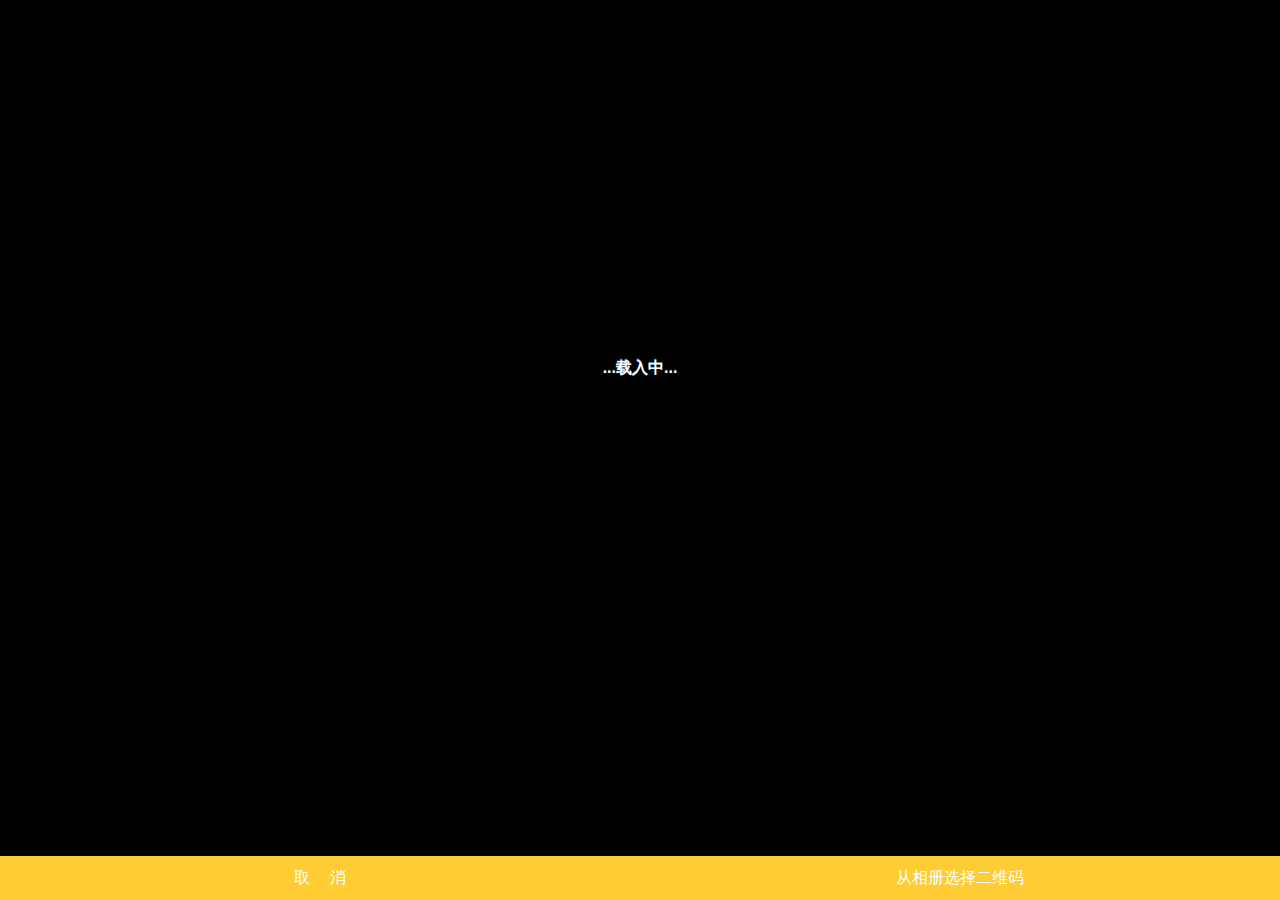
<file: mogujie/html/barcode_scan.html>
<!DOCTYPE html>
<html>
	<head>
		<meta charset="utf-8"/>
		<meta name="viewport" content="initial-scale=1.0, maximum-scale=1.0, user-scalable=no"/>
		<meta name="HandheldFriendly" content="true"/>
		<meta name="MobileOptimized" content="320"/>
		<title>Hello H5+</title>
		<script type="text/javascript" src="../js/common.js"></script>
		<script type="text/javascript">
var ws=null,wo=null;
var scan=null,domready=false;
// H5 plus事件处理
function plusReady(){
	if(ws||!window.plus||!domready){
		return;
	}
	// 获取窗口对象
	ws=plus.webview.currentWebview();
	wo=ws.opener();
	// 开始扫描
	ws.addEventListener('show',function(){
		scan=new plus.barcode.Barcode('bcid');
	    scan.onmarked=onmarked;
	    scan.start({conserve:true,filename:"_doc/barcode/"});
	});
	// 显示页面并关闭等待框
    ws.show("pop-in");
    wo.evalJS("closeWaiting()");
}
if(window.plus){
	plusReady();
}else{
	document.addEventListener("plusready",plusReady,false);
}
// 监听DOMContentLoaded事件
document.addEventListener("DOMContentLoaded",function(){
	domready=true;
	plusReady();
},false);
// 二维码扫描成功
function onmarked(type,result,file){
    switch(type){
    	case plus.barcode.QR:
    	type = "QR";
    	break;
    	case plus.barcode.EAN13:
    	type = "EAN13";
    	break;
    	case plus.barcode.EAN8:
    	type = "EAN8";
    	break;
    	default:
    	type = "其它"+type;
    	break;
    }
    result = result.replace(/\n/g, '');
    wo.evalJS("scaned('"+ type +"','"+ result +"','"+ file +"');");
    back();
}
// 从相册中选择二维码图片 
function scanPicture() {
    plus.gallery.pick(function(path){
	    plus.barcode.scan(path,onmarked,function(error){
			plus.nativeUI.alert( "无法识别此图片" );
		});
    },function(err){
        plus.nativeUI.alert("Failed: "+err.message);
    });
}
		</script>
		<link rel="stylesheet" href="../css/common.css" type="text/css" charset="utf-8"/>
		<style type="text/css">
#bcid {
	width: 100%;
	position: absolute;
	top: 0px;
	bottom: 44px;
	text-align: center;
}
.tip {
	color: #FFFFFF;
	font-weight: bold;
	text-shadow: 0px -1px #103E5C;
}
footer {
	width: 100%;
	height: 44px;
	position: absolute;
	bottom: 0px;
	line-height: 44px;
	text-align: center;
	color: #FFF;
}
.fbt {
	width: 50%;
	height: 100%;
	background-color: #FFCC33;
	float: left;
}
.fbt:active {
  	-webkit-box-shadow: inset 0 3px 5px rgba(0, 0, 0, 0.5);
	box-shadow: inset 0 3px 5px rgba(0, 0, 0, 0.5);
}
		</style>
	</head>
	<body style="background-color: #000000;">
		<div id="bcid">
			<div style="height:40%"></div>
			<p class="tip">...载入中...</p>
		</div>
		<footer>
			<div class="fbt" onclick="back();">取　 消</div>
			<div class="fbt" onclick="scanPicture();">从相册选择二维码</div>
		</footer>
	</body>
</html>
</file>
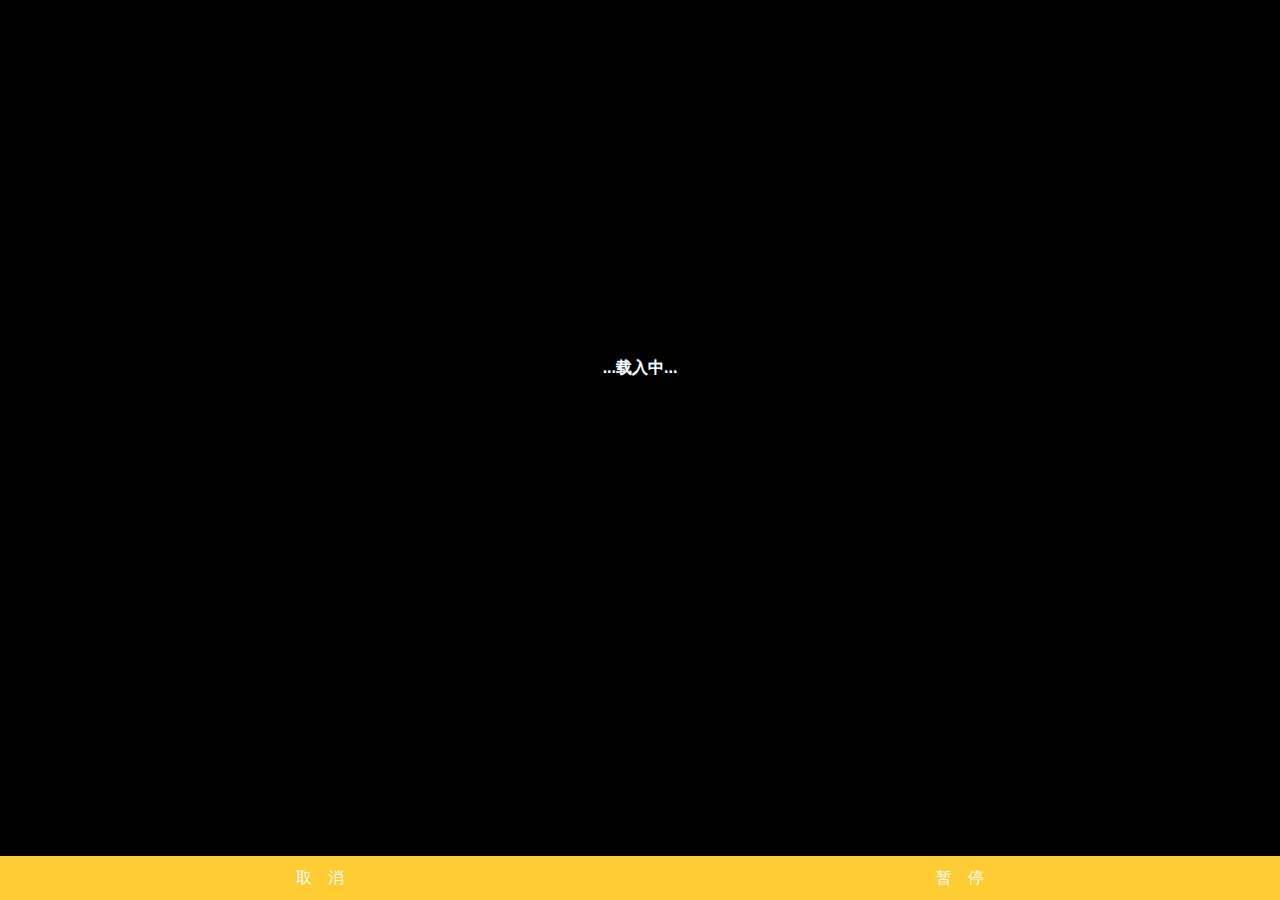
<file: mogujie/html/barcode_scan2.html>
<!DOCTYPE html>
<html>
	<head>
		<meta charset="utf-8"/>
		<meta name="viewport" content="initial-scale=1.0, maximum-scale=1.0, user-scalable=no"/>
		<meta name="HandheldFriendly" content="true"/>
		<meta name="MobileOptimized" content="320"/>
		<title>Hello H5+</title>
		<script type="text/javascript" src="../js/common.js"></script>
		<script type="text/javascript">
var ws=null,wo=null;
var scan=null,domready=false,bCancel=false;
// H5 plus事件处理
function plusReady(){
	if(ws||!window.plus||!domready){
		return;
	}
	// 获取窗口对象
	ws=plus.webview.currentWebview();
	wo=ws.opener();
	// 开始扫描
	ws.addEventListener('show',function(){
		scan=new plus.barcode.Barcode('bcid',[plus.barcode.QR,plus.barcode.EAN8,plus.barcode.EAN13],{frameColor:'#00FF00',scanbarColor:'#00FF00'});
	    scan.onmarked=onmarked;
	    scan.start({conserve:true,filename:"_doc/barcode/"});
	});
	// 显示页面并关闭等待框
    ws.show("pop-in");
    wo.evalJS("closeWaiting()");
}
if(window.plus){
	plusReady();
}else{
	document.addEventListener("plusready",plusReady,false);
}
// 监听DOMContentLoaded事件
document.addEventListener("DOMContentLoaded",function(){
	domready=true;
	plusReady();
},false);
// 二维码扫描成功
function onmarked(type,result,file){
    switch(type){
    	case plus.barcode.QR:
    	type = "QR";
    	break;
    	case plus.barcode.EAN13:
    	type = "EAN13";
    	break;
    	case plus.barcode.EAN8:
    	type = "EAN8";
    	break;
    	default:
    	type = "其它"+type;
    	break;
    }
    result = result.replace(/\n/g, '');
    wo.evalJS("scaned('"+ type +"','"+ result +"','"+ file +"');");
    back();
}
// 从相册中选择二维码图片 
function scanSwitch() {
    if(bCancel){
    	scan.start({conserve:true,filename:"_doc/barcode/"});
    	btCancel&&(btCancel.innerText='暂　停');
    }else{
    	scan.cancel();
    	btCancel&&(btCancel.innerText='开　始');
    }
    bCancel=!bCancel;
}
		</script>
		<link rel="stylesheet" href="../css/common.css" type="text/css" charset="utf-8"/>
		<style type="text/css">
#bcid {
	width: 100%;
	position: absolute;
	top: 0px;
	bottom: 44px;
	text-align: center;
}
.tip {
	color: #FFFFFF;
	font-weight: bold;
	text-shadow: 0px -1px #103E5C;
}
footer {
	width: 100%;
	height: 44px;
	position: absolute;
	bottom: 0px;
	line-height: 44px;
	text-align: center;
	color: #FFF;
}
.fbt {
	width: 50%;
	height: 100%;
	background-color: #FFCC33;
	float: left;
}
.fbt:active {
  	-webkit-box-shadow: inset 0 3px 5px rgba(0, 0, 0, 0.5);
	box-shadow: inset 0 3px 5px rgba(0, 0, 0, 0.5);
}
		</style>
	</head>
	<body style="background-color: #000000;">
		<div id="bcid">
			<div style="height:40%"></div>
			<p class="tip">...载入中...</p>
		</div>
		<footer>
			<div class="fbt" onclick="back()">取　消</div>
			<div id="btCancel" class="fbt" onclick="scanSwitch()">暂　停</div>
		</footer>
	</body>
</html>
</file>
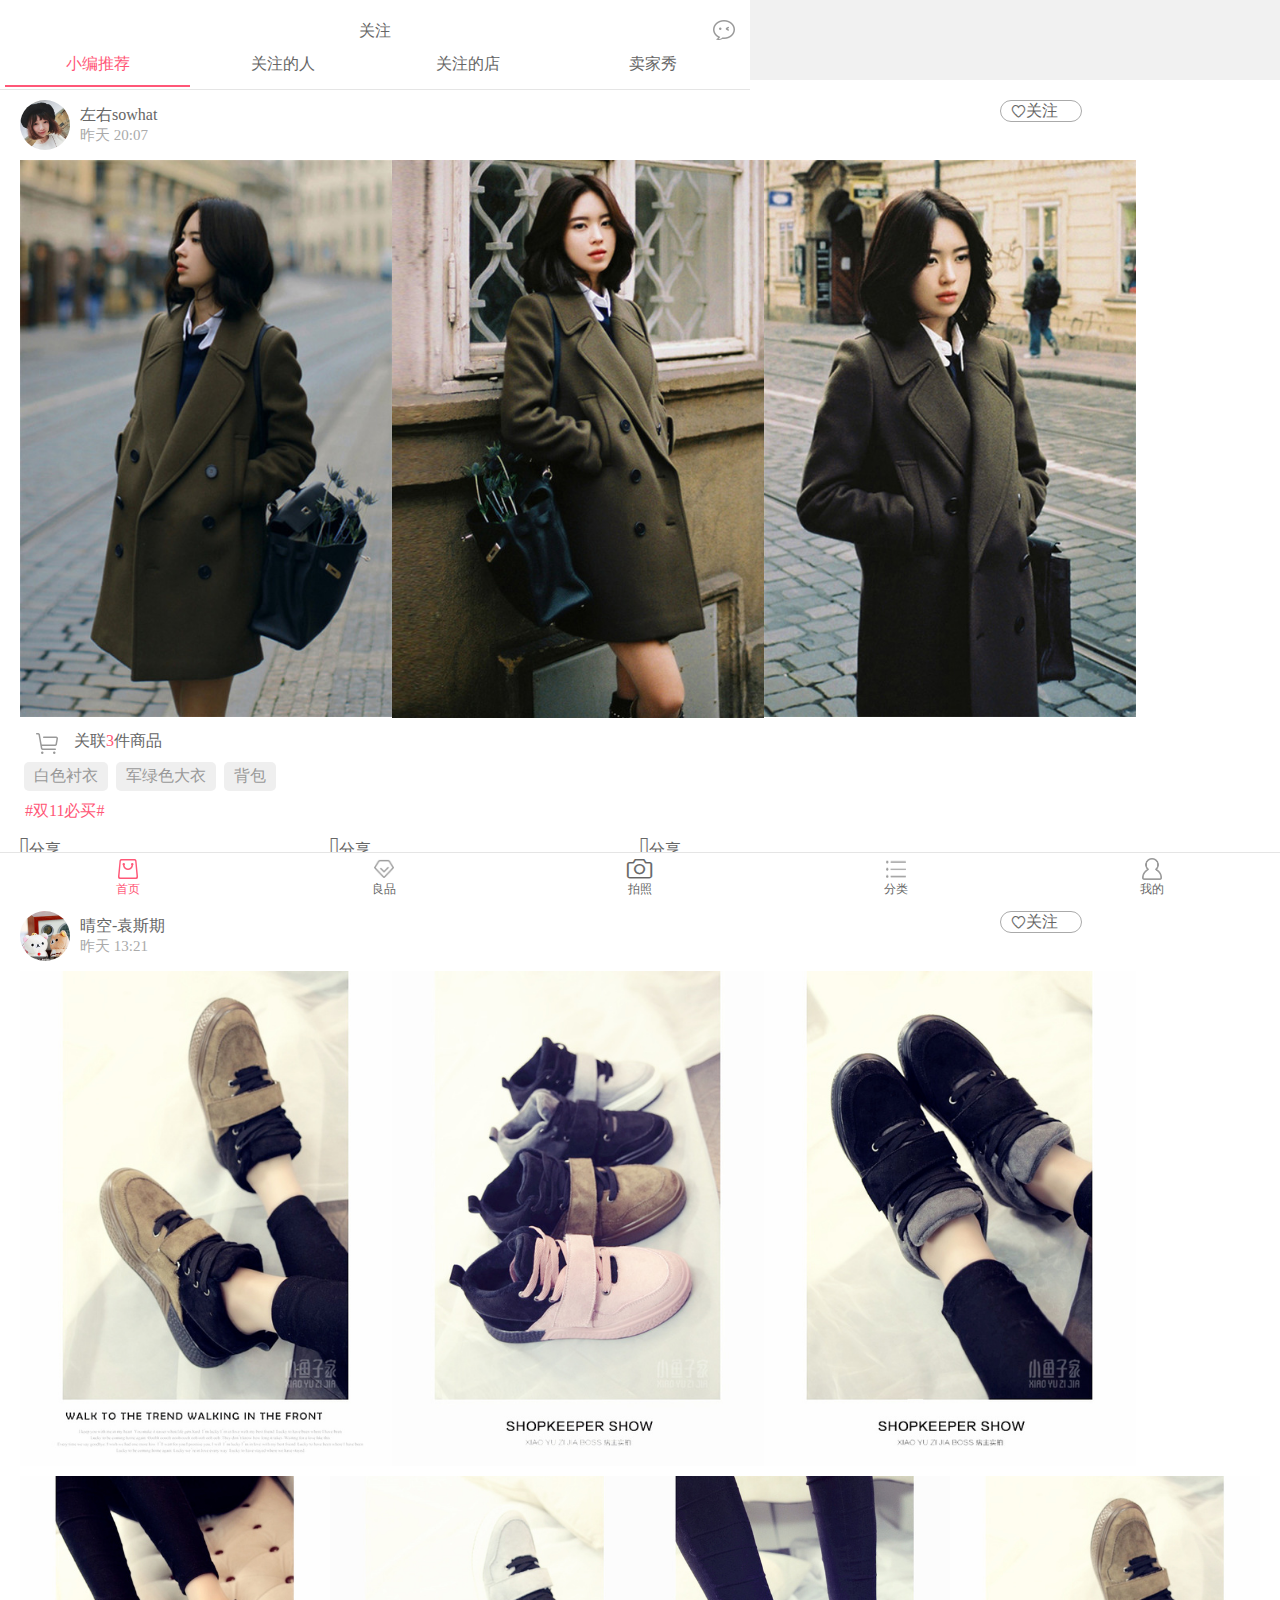
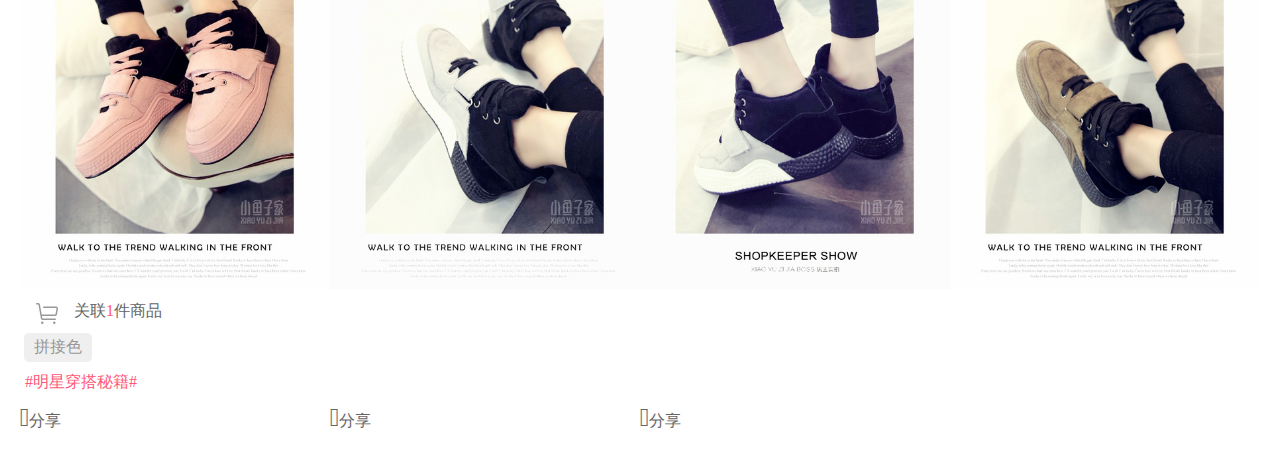
<file: mogujie/html/camera.html>
<!DOCTYPE html>
<html lang="en">
<head>
	<meta charset="UTF-8">
	<title>相机and二维码</title>
	<meta name="viewport" content="width=device-width, minimum-scale=1.0, maximum-scale=1.0,initial-scale=1.0, user-scalable=no"/>
	 <link rel="stylesheet" type="text/css" href="../css/index.css"/>
	 <link rel="stylesheet" type="text/css" href="../css/swiper-3.3.1.min.css"/>
	 <script src="../js/jquery-1.11.0.js" type="text/javascript" charset="utf-8"></script>
	 <script src="../js/index.js" type="text/javascript" charset="utf-8"></script>
	 <script src="../js/swiper-3.3.1.jquery.min.js" type="text/javascript" charset="utf-8">
	 </script>
</head>
<body>
	<div class="attention-wrapper">
	<header>
				<div class="header-con w100">
					<div class="search-con w100">
						<div class="search-bar search-bar-ra font-yh">
						<div class="attention-title">
							关注<a class="wei-talk ra-wei-talk" href="javascript:;"></a> 
						</div>
						<div class="ra-nav font-yh">
								<div class="ra-nav-box">
									<ul class="ra-nav-ul">
										<li class="nav-hover"><a href="javascript:;">小编推荐</a></li>
										<li><a href="javascript:;">关注的人</a></li>
										<li><a href="javascript:;">关注的店</a></li>
										<li><a href="javascript:;">卖家秀</a></li>
									</ul>
								</div>
	                     </div>
						</div>
						
					</div>
				</div></header>
     
     <section class="ramera-con ramera-con1 font-yh">
     	<div class="ramera-con-top">
     		<div class="ra-left-box"><img src="../img/re-img2.jpeg" alt=""></div>
     		<div class="ra-center-box">
     			<p>左右sowhat</p>
     			<p class="ra-times">昨天 20:07</p>
     		</div>	
     		<div class="ra-right-box">
     		<span class="guan-span"><i class="iconfont
     		">&#xe621;</i>关注</span>
     			
     		</div>
     	</div>
     	<div class="ramera-con-bottom">
     		<div class="remera-image-con">
     			<div class="re-items">
     				<div class="item-img">
     					<img src="../img/re-img1.jpg" alt="">
     				</div>
     				<div class="item-img">
     					<img src="../img/re-img2.jpg" alt="">
     				</div>
     				<div class="item-img">
     					<img src="../img/re-img3.jpg" alt="">
     				</div>
     			</div>
     		</div>
     		</div>
     	<div class="ramera-con-text">
     	<a class="hea-car ra-hea-car" href="javascript:;"></a>
     		<span class="reletive-box">关联<em class="red-count">3</em>件商品</span>
     	</div>
     	<div class="ramera-con-sort">
     		<span>白色衬衣</span>
     		<span>军绿色大衣</span>
     		<span>背包</span>
     		
     	</div>
     	<div class="remera-exercise">
            <p>#双11必买#</p>  
     	</div>
     	<div class="ramera-con-do">
     		<ul class="ramera-do-ul">
     			<li>
     				<div class="ra-handle">
     					<i class="iconfont">&#xe603;</i>分享
     				</div>
     			</li>
     			<li>
     				<div class="ra-handle">
     					<i class="iconfont">&#xe603;</i>分享
     				</div>
     			</li>
     			<li>
     				<div class="ra-handle">
     					<i class="iconfont">&#xe603;</i>分享
     				</div>
     			</li>
     		</ul>
     	</div>
     </section>

          <section class="ramera-con font-yh">
     	<div class="ramera-con-top">
     		<div class="ra-left-box"><img src="../img/re-tu1.png" alt=""></div>
     		<div class="ra-center-box">
     			<p>晴空-袁斯期</p>
     			<p class="ra-times">昨天 13:21</p>
     		</div>	
     		<div class="ra-right-box">
     		<span class="guan-span"><i class="iconfont
     		">&#xe621;</i>关注</span>
     			
     		</div>
     	</div>
     	<div class="ramera-con-bottom">
     		<div class="remera-image-con">
     			<div class="re-items">
     				<div class="item-img">
     					<img src="../img/re-img10.jpg" alt="">
     				</div>
     				<div class="item-img">
     					<img src="../img/re-img5.jpg" alt="">
     				</div>
     				<div class="item-img">
     					<img src="../img/re-img6.jpg" alt="">
     				</div>
     			</div>
     				<div class="re-items">
     				<div class="item-img">
     					<img src="../img/re-img7.jpg" alt="">
     				</div>
     				<div class="item-img">
     					<img src="../img/re-img8.jpg" alt="">
     				</div>
     				<div class="item-img">
     					<img src="../img/re-img9.jpg" alt="">
     				</div>
     				<div class="item-img">
     					<img src="../img/re-img10.jpg" alt="">
     				</div>
     			</div>
     		</div>
     		</div>
     	<div class="ramera-con-text">
     	<a class="hea-car ra-hea-car" href="javascript:;"></a>
     		<span class="reletive-box">关联<em class="red-count">1</em>件商品</span>
     	</div>
     	<div class="ramera-con-sort">
     		<span>拼接色</span>
     		
     	</div>
     	<div class="remera-exercise">
            <p>#明星穿搭秘籍#</p>  
     	</div>
     	<div class="ramera-con-do">
     		<ul class="ramera-do-ul">
     			<li>
     				<div class="ra-handle">
     					<i class="iconfont">&#xe603;</i>分享
     				</div>
     			</li>
     			<li>
     				<div class="ra-handle">
     					<i class="iconfont">&#xe603;</i>分享
     				</div>
     			</li>
     			<li>
     				<div class="ra-handle">
     					<i class="iconfont">&#xe603;</i>分享
     				</div>
     			</li>
     		</ul>
     	</div>
     </section>
	
	
   
	<footer>
		     		<div class="footer-area">
		     			<div class="footer-nav">
		     				<a href="index.html" class="nav-item fl">
		     					<div class="bot-nav-img">
		     						<img src="../img/icon-home.png" alt="" />
		     					</div>
		     					<div class="nav-title nav-active">首页</div>
		     				</a>
		     			    <a href="javascript:;" class="nav-item fl">
		     					<div class="bot-nav-img">
		     						<img src="../img/icon-good-goods.png" alt="" />
		     					</div>
		     					<div class="nav-title">良品</div>
		     				</a>
		     				 <a href="javascript:;" class="nav-item fl camera-a">
		     					<div class="bot-nav-img">
		     						<i class="iconfont icon-heart">&#xe619;</i>
		     					</div>
		     					<div class="nav-title">拍照</div>
		     				</a>
                           <a href="javascript:;" class="nav-item fl">
		     					<div class="bot-nav-img">
		     						<img src="../img/icon-classify.png" alt="" />
		     					</div>
		     					<div class="nav-title">分类</div>
		     				</a>
                           <a href="javascript:;" class="nav-item fl">
		     					<div class="bot-nav-img">
		     						<img src="../img/icon-mine.png" alt="" />
		     					</div>
		     					<div class="nav-title">我的</div>
		     				</a>
		     			</div>
		     		</div>
		     		</footer>
		     	
	</div>
   
</body>
</html>
</file>
<file: mogujie/css/index.css>
html,body{
	padding: 0;
	margin:  0;
	border: 0;
	height:  100%;
	width:  100%;
	color: #666;
	font-size: 50px !important;
}
div,ul,li,ol,h1,h2,h3,h4,h5,h6,form,input,p,table,body,html{
	padding:  0;
	margin:  0;
	box-sizing: border-box;
}
body{
	background-color: #f1f1f1;
}
ul{
	list-style-type: none;
}
a{
	text-decoration: none;
	color: #666;
}
img{
	border: none;
	vertical-align: middle;
}
input{
	outline: none;
}
em{
	font-style: normal;
}
.container{
	width:  100%;
	max-width: 750px !important;
	margin: 0 auto;
    }
.w100{
	width:  100%;
}
 .search-bar{
    position: fixed;
    top: 0;
    width:  100%;
    max-width: 750px;
    display: flex;
    height: 0.92rem;
    padding: 0.15rem 0.1rem;
    background-color: #fff;
    border-bottom: 1px solid #e5e5e5;
    z-index: 20;
}
.wei-talk{
	display: inline-block;
    width: 1rem;
    height: 100%;
    background: url(../img/icon-talk.png) no-repeat 0.27rem center;
    background-size: 0.44rem auto; 
}
.hea-car{
	display: inline-block;
    width: 1rem;
    height: 100%;
    background: url(../img/icon-car.png) no-repeat 0.31rem center;
    background-size: 0.44rem auto;  
}  
.form-one{
	display: flex;
	width:  300px;
	flex: 1;
	position: relative;
}
.search-ul{
	position: absolute;
	left: 1rem;
	top: 0.9rem;
	background-color: #fff;
	padding: 0 0.2rem;
	border-radius: 0 0 8px 8px;
}
.search-ul li{
	border-bottom: 1px solid #F0EFF5;
	padding: 0 0.4rem;
}
.search-ul i{
	font-style: normal;
	width: 160px;
	overflow: hidden;
	white-space: nowrap;
	text-overflow: ellipsis;
	display: inline-block;
}
.search-ul li a{
	width: 350px;
	overflow: hidden;
	white-space: nowrap;
	display: inline-block;
	text-overflow: ellipsis;
}
.search-ul li em{
	font-size: 14px;
	font-family: "微软雅黑";
}
.form-one .search-input{
	width: 100%;
    padding-left: 0.6rem;
    height: 0.6rem;
    font-size: 0.24rem;
    color: #999;
    border: none;
    background: #eee url(../img/icon-glass.png) no-repeat 0.15rem center;
    background-size: 0.31rem auto;
    border-radius: 0.06rem;
}

.banner-box{
	margin-top:  0.9rem;
}
.myswiper-banner{
	width:  100%;
}
.myswiper-banner img{
	width:  100%;
}
.myswiper-banner .myfen1{
    height:  5px !important;   
    background-color: rgba(255, 255, 255, 0.7);
    border-radius: 5px;
    padding-bottom:  8px !important;
    margin-left:  5px;
    padding-top: 3px;
    width:  120px !important;  
     }
.myfen1 span{
	position: relative;
	bottom: 11px;
	width:  4px;
	height:  4px;
}
.myfen1 .swiper-pagination-bullet-active{
	background-color: #fe6c9c;
}
.g-img-con a{
	width: 100%;
    display: block;
}
.g-img-con a img{
	width:  100%;
	display: block;
}
.goods-con{
	background-color: #d7e1ea;
    margin: 0rem auto 0rem;
    padding: 0.1rem 0.1rem 0.1rem;
}
.goods-image-box{
	height: auto;
	overflow: hidden;
}
.goods-image-box .goods-con{
	overflow: hidden;
}
.wrap-g-main{
	display: flex;
}
.wrap-g-main a{
	flex: 1;
	overflow: hidden;
	padding-left: 0.1rem;
}
.wrap-g-main a:nth-child(1){
	flex: 2;
}
.wrap-g-main a:nth-child(2),.wrap-g-main a:nth-child(3){
	flex: 1;
}
.wrap-g-main a img{
	display: block;
    border-radius: 0.05rem;
    width: 100%;
    overflow: hidden;
}
.floor-box1 .floor-box1-con{
	display: flex;
	flex-wrap: wrap;
}
.floor-box1 .a50{
	width:  50%;
}
.floor-box1 .a25{
	width:  25%;
	padding-left:  0.1rem;
	padding-top:0.1rem;
	box-sizing: border-box;
}
.floor-box1-con img{
	width:  100%;
}
.floor-box1-con .a-img-top{
	padding-top: 0.1rem;
}
.floor-title-con{
    text-align: center;
    background-color: #efefef;
    padding-bottom: 10px;
    font-size: 25px;
    border-bottom: 1px solid #fff;
}
.g-title-top{
	font-size: 0.3rem;
    color: #333333;
    width: 3.13rem;
    background: url(../img/bg.png) center center no-repeat;
    line-height: 1;
    margin-bottom: 0.08rem;
    text-align: center;
    margin-right: 0.04rem;
    
    background-size: 3.13rem auto; 
    display: inline-block;
}
.g-title-bot{
	line-height: 1;
	font-size: 0.21rem;
    color: #999999;
}
.fl{
	float: left;
}
.fr{
	float: right;
}
.floor-box2 .goods-con{
	background-color: #fff;
	padding: 0;
}
.floor-box2 .col_1{
	box-sizing: border-box;
	border-right: 1px solid #e5e5e5;
}
.floor-box2 .border-bottom{
	border-bottom: 1px solid #e5e5e5;
}
.floor-box2 .div1{
	position: relative;
}
.title-box{
	position: absolute;
	top: 10px;
	left: 10px;
}
 .title-detail-t{
	margin-bottom: 0.08rem;
    color: #B800EE;
}
.in-wrap-con{
	font-size: 0.32rem;
}
.floor-box2 .div2{
	position: relative;
}
.title-box1{
	position: absolute;
	top: 10px;
	font-size: 0.24rem;
	left: 10px;
}
.title-box1 .red{
	color: #f33;
}
.title-box2{
	position: absolute;
	bottom: -40px;
	font-size: 0.24rem;
	left: 10px;
}
.title-box3{
	position: absolute;
	bottom: -40px;
	font-size: 0.24rem;
	left: 50%;
}
.title-box2 .blue{
	color: #006ccc;
}
.floor3-item-con{
	padding: 0 0 0.2rem;
	background-color: #fff;
	overflow: hidden;
	padding-top: 15px;
}
.keys-item{
	float: left;
    width: 25%;
    overflow: hidden;
    margin-bottom: 0.2rem;
}
.keys-item .wrap-img{
	height: 1.2rem !important;
    width: 1.2rem !important;
    margin: 0 auto;
    overflow: hidden;
}
.wrap-img img{
	width:  100%;
}
.keys-title{
	height: 0.37rem;
    line-height: 0.37rem;
    font-size: 0.26rem;
    color: #333;
    text-align: center;
    width: 90%;
    margin: 0.1rem auto 0;
    overflow: hidden;
    text-overflow: ellipsis;
    white-space: nowrap;
}

.wall-goods-box{
	font-family: Helvetica Neue,Hiragino Sans GB W3,Hiragino Sans GB,Microsoft YaHei,WenQuanYi Micro Hei,sans-serif;
    overflow: hidden;
    margin: 0 auto;
    position: relative;
}
.scroll-wall-box{
	height:  auto;
}
.goods-list{
	height:  auto;
}
.goods-items{
	display: block;
    width: 47%;
    height: 6.04rem;
    margin: 2% 0 0 2%;
    background: #fff;
    border-radius: .06rem;
    overflow: hidden;
}
.goods-items .goods-img{
	position: relative;
    width: 100%;
    height: 4.62rem;
    overflow: hidden;
}
.goods-items .goods-info{
	padding: .12rem .18rem 0;
}
.goods-img img{
	width:  100%;
	display: block;
}
.goods-info .name-box{
	height: .74rem;
    overflow: hidden;
}
.goods-name{
	width: 100%;
    line-height: .34rem;
    max-height: .67rem;
    font-size: .24rem;
    color: #333;
    overflow: hidden;
}
.goods-info .p-price{
	color: #333;
	max-width: 45%;
    margin-top: .02rem;
    font-size: .3rem;
    font-weight: 700;
    overflow: hidden;
}
.info-box{
	overflow: hidden;
}
.icon-tag img{
	height: .32rem;
    width: auto;
    margin: .05rem .04rem 0 0;
}
.goods-info .p-count{
	max-width: 45%;
    height: .24rem;
    line-height: .24rem;
    margin-top: .12rem;
    padding-right: .3rem;
    background: url(../img/icon-star.png) 100% no-repeat;
    background-size: auto .23rem;
    font-size: .24rem;
    color: #999;
    overflow: hidden;
}
.footer-area{
	height:  0.98rem;
	position: fixed;
    width: 100%;
    background-color: #fff;
    bottom: -0.01rem;
    color: #999999;
    z-index: 999;
}
.footer-nav{
	overflow: hidden;
    border-top: 1px solid #E5E5E5;
    display: flex;
    overflow: hidden;
}
.footer-nav .nav-item{
	display: block;
    height: 100%;
    -webkit-flex: 1;
    -webkit-box-flex: 1;
    text-align: center;
}
.nav-item .bot-nav-img{
	width: 0.4rem;
    height: 0.46rem;
    overflow: hidden;
    margin: 0.1rem auto 0;
}
.nav-title{
	font-size: 0.24rem;
    position: relative;
}
.nav-item .nav-active{
	 color: #FF5777;
}
.bot-nav-img img{
	position: relative;
    display: block;
    top: 50%;
    transform: translateY(-50%);
    width:  100%;
}
@font-face {font-family: 'iconfont';
    src: url('../font/heart/iconfont.eot'); /* IE9*/
    src: url('../font/heart/iconfont.eot?#iefix') format('embedded-opentype'), /* IE6-IE8 */
    url('../font/heart/iconfont.woff') format('woff'), /* chrome、firefox */
    url('../font/heart/iconfont.ttf') format('truetype'), /* chrome、firefox、opera、Safari, Android, iOS 4.2+*/
    url('../font/heart/iconfont.svg#iconfont') format('svg'); /* iOS 4.1- */
}
.iconfont{
    font-family:"iconfont" !important;
    font-size:15px;font-style:normal;
    -webkit-font-smoothing: antialiased;
    -webkit-text-stroke-width: 0.2px;
    -moz-osx-font-smoothing: grayscale;}
  .icon-heart{
	position: absolute;
	 margin-left: -13px;
	margin-top: -5px; 
	font-size: 25px;
   }
   .font-yh{
   	font-family: "微软雅黑";
   }
   .attention-title{
   	font-size: 16px;
   	width:  100%;
   	height:  46px;
   	line-height: 46px;
   	text-align: center;
   }
   .ra-wei-talk{
   	height: 20px;
   	position: absolute;
   	right: 1px;
   	top:20px;
   }
   .ra-nav{
   	width:  100%;

   }
   .ra-nav-ul{
   	   display: flex;
   	   flex-flow: row nowrap;
   	   font-size: 0.32rem;
   }
 
   .search-bar-ra{
   	height: 90px;
   	padding-bottom: 10px;
   	display: inherit;
   }
 
    .ra-nav-ul li{
    	width:  25%;
    	text-align: center;
    } 
    .ramera-con1{
    	margin-top:  80px;
    }
    .ra-nav-ul .nav-hover{
    	border-bottom: 2px solid #ff5777;
    }
    .ra-nav-ul .nav-hover a{
    	padding-bottom: 10px;
    	display: inline-block;
    	color: #ff5777;
    }
    .ramera-con{
    	padding: 0.4rem;
    	font-size: 0.32rem;
    	background:#fff;
    	margin-bottom: 10px;
    }
    .ramera-con-top{
    	display: flex;

    }
    .ra-left-box{
    	width:  50px;
    	height:  50px;
    	border-radius: 50%;
    	overflow: hidden;
    }
    .ra-center-box{
    	padding: 0.1rem 0.2rem;
    	vertical-align: middle;
    	flex: 7;
    }
    .ra-right-box{
    	flex: 2;
    }
   
    .ra-left-box img{
    	width:  100%;
    	vertical-align: baseline;
    }
    .ra-center-box .ra-times{
    	color: #aaa;
    	font-size: 0.3rem;
    }
    .ra-right-box .guan-span{
    	border: 1px solid #aaa;
    	display: inline-block;
    	width: 60px;
    	padding:0 10px;
    	text-align: left;
    	border-radius: 15px;
    	line-height: 20px;
    }
    .re-items{
    	display: flex;
    	margin: 10px 0;
    }
    .re-items .item-img{
    	width:  30%;
    	height:  20%;
    }
    .item-img img{
    	width:  100%;
    }
 
     .ramera-con-text .ra-hea-car{
     	height:  30px;
     }
     .reletive-box{
       padding-top: 0.05rem;
     	display: inline-block;
     	vertical-align: top;
     }
    .ramera-con-text .red-count{
    	color: #ff5777;
    	font-size: 900;
    }
    .ramera-con-sort{
        display: flex;
    }
    .ramera-con-sort span{
    	display: inline-block;
    	padding: 4px 10px;
    	background: #efefef;
    	border-radius: 5px;
    	color: #999;
    	margin: 0 4px;
    }
    .remera-exercise{
    	color: #ff5777;
    	padding: 0.2rem 0.1rem;
    }
    .ramera-do-ul{
    	display: flex;
    }
    .ramera-do-ul li{
    	width:  25%;
    }
    .ra-handle .iconfont{
    	font-size: 25px;
    }
    .er-Code{
    	position: absolute;
    	right: 17%;
    	top: 13px;
    	z-index: 10000;
    }
    .hdata {
	color: #e1673e;	
	font-size: 14px;
	overflow: hidden;
	text-overflow: ellipsis;
	white-space: nowrap;
}
#scroll-content{
    position: relative;
    height:500px;
    left: -9999px;
}  
.pull-g{
	height: 20px;
	font-size: 16px;
}
</file>
<file: mogujie/css/common.css>
* {
	-webkit-user-select: none;
	-ms-touch-select: none;
/*
	-ms-touch-action: none;
*/
}
html {
	width: 100%;
	height: 100%;
}
body {
	margin: 0;
	padding: 0;
	width: 100%;
	height: 100%;
	font-family: Arial;
	font-size:16px;
	color: #6c6c6c;
	-webkit-touch-callout:none;
	-webkit-tap-highlight-color:rgba(0,0,0,0);
	-webkit-text-size-adjust:none;
}
header {
	width: 100%;
	height: 44px;
	position: fixed;
	top: 0;
	left: 0;
	font-size: 20px;
	text-align: center;
	line-height: 44px;
	background: #FFF;
	z-index: 9999;
	border-bottom: 1px solid rgba(204,204,204,0.8);
	-ms-touch-action: none;
}
.nvbt {
	width:15%;
	height:100%;
	float:left;
	overflow:hidden;
	text-overflow:ellipsis;
	white-space:nowrap;
}
.nvbt:active {
	background-color: rgba(170,170,170,0.1);
}
.nvtt {
	width: 70%;
	height: 100%;
	float: left;
	overflow:hidden;
	text-overflow:ellipsis;
	white-space:nowrap;
}
.content {
	text-align: center;
	padding-top: 44px;
}
.scontent {
	width: 100%;
	position: fixed;
	top: 44px;
	bottom: 0px;
	text-align: center;
	overflow-y: scroll;
	-webkit-overflow-scrolling: touch;
	-ms-touch-action: pan-y cross-slide-y;
	-ms-scroll-chaining: none;
	-ms-scroll-limit: 0 50 0 50;
}
.dcontent {
	text-align: center;
	padding-top: 44px;
	padding-bottom: 80px;
}
.sdcontent {
	width: 100%;
	position: fixed;
	top: 44px;
	bottom: 80px;
	text-align: center;
	overflow-y: scroll;
	-webkit-overflow-scrolling: touch;
	-ms-touch-action: pan-y cross-slide-y;
	-ms-scroll-chaining: none;
	-ms-scroll-limit: 0 50 0 50;
}
.heading {
	margin:0 1em;
	text-align:left;
}
.des {
	padding: 0 1em;
	text-align:left;
	text-indent: 2em;
	word-break: break-all;
}
.logo {
	width: 100%;
	text-align: center;
}
.button {
	font-size: 18px;
	font-weight: normal;
	text-decoration: none;
	display: block;
	text-align: center;
	overflow:hidden;
	text-overflow:ellipsis;
	white-space:nowrap;
	color: #FFF;
	background-color: #FFCC33;
	border: 1px solid #ECB100;
	padding: .5em 0em;
	margin: .5em .7em;
	-webkit-border-radius: 5px;
	border-radius: 5px;
}
.button:active {
	outline: 0;
  	-webkit-box-shadow: inset 0 3px 5px rgba(0, 0, 0, 0.125);
	box-shadow: inset 0 3px 5px rgba(0, 0, 0, 0.125);
}
.button-waring {
	color: #666;
	background-color: #ebebeb;
	border-color: #e0e0e0;
}
.button-select {
	font-size: 14px;
	background-color: #CCCCCC;
	border: 0;
	-webkit-border-radius: 2px;
	border-radius: 2px;
}
.dlist {
	padding: 0px;
	margin: 1em;
	background: #fff;
	border: 1px solid #ddd;
	-webkit-border-radius: 3px;
	border-radius: 3px;
}
.ditem {
	overflow: hidden;
	list-style-type: none;
	font-size: 1em;
	padding: 1em;
	border-bottom: inset 1px #ebebeb;
	vertical-align: middle;
}
.ditem:active {
	background: #f4f4f4;
}
.ditem:last-child {
	border-bottom: inset 0px #ebebeb;
}
.ditem-empty {
	overflow: hidden;
	list-style-type: none;
	font-size: 1em;
	padding: 1em;
	vertical-align: middle;
}
#output {
	height: 64px;
	position: fixed;
	left: 0;
	right: 0;
	bottom: 0;
	color: #f00;
	background: #FFF;
	font-size: 12px;
	line-height: 16px;
	word-break: break-all;
	z-index: 6666;
	padding: 8px 16px;
	overflow-x: hidden;
	overflow-y: scroll;
	border-top: 2px solid #AAA;
	-webkit-overflow-scrolling: touch;
}
.iback {
	background: no-repeat center center url([data-uri]);
	background-size: 50px 44px;
}
.idoc {
	background: no-repeat center center url([data-uri]);
	background-size: 50px 44px;
}
</file>
